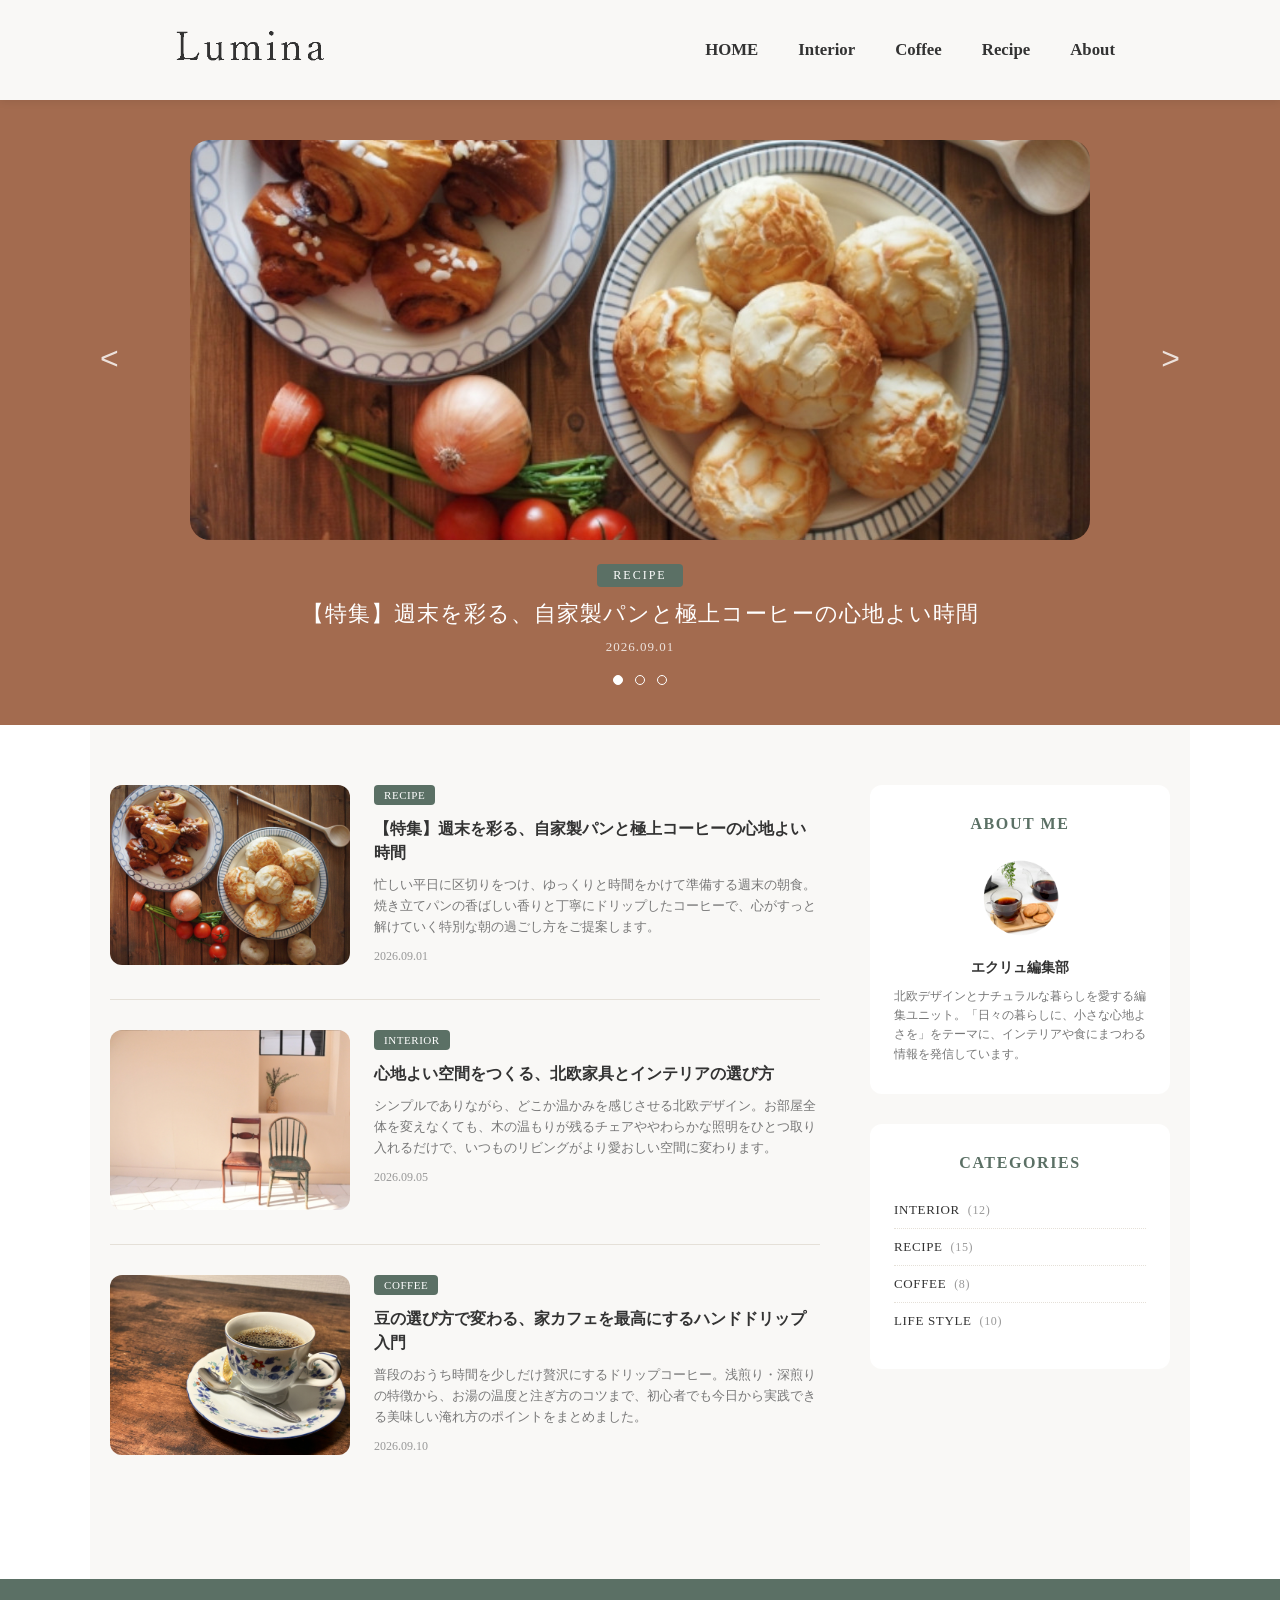
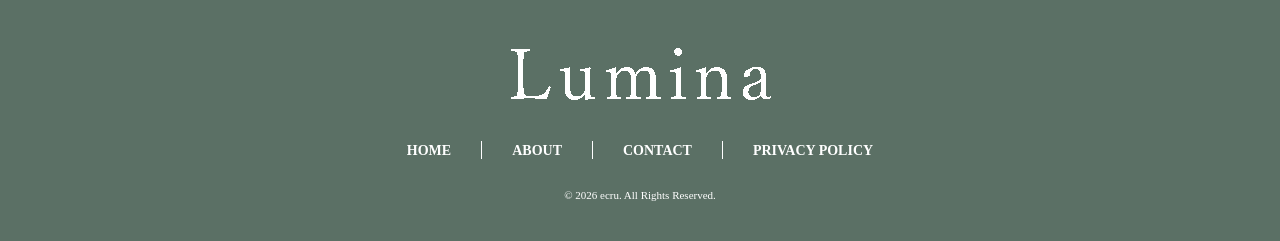
<file: index.html>
<!DOCTYPE html>
<html lang="ja">
<head>
    <meta charset="UTF-8">
    <meta name="viewport" content="width=device-width, initial-scale=1.0">
    <title>Lumina</title>
    <link rel="stylesheet" href="css/style.css">
</head>
<body>

    <!-- =========================================
        ヘッダー
    ========================================== -->
    <header class="header">
        <div class="header__inner">
            <div class="header__logo">
                <a href="index.html">
                    <img src="img/logo.png" alt="Luminaロゴ">
                </a>
            </div>
            <nav class="header__nav">
                <ul class="header__list">
                    <li class="header__item">
                        <a href="index.html">
                            HOME
                        </a>
                    </li>
                    <li class="header__item">
                        <a href="archive.html?category=interior">
                            Interior
                        </a>
                    </li>
                    <li class="header__item">
                        <a href="archive.html?category=coffee">
                            Coffee
                        </a>
                    </li>
                    <li class="header__item">
                        <a href="archive.html?category=recipe">
                            Recipe
                        </a>
                    </li>
                    <li class="header__item">
                        <a href="about.html">
                            About
                        </a>
                    </li>
                </ul>
            </nav>

            <button type="button" class="header__hamburger" aria-label="メニューを開く">
                <span></span>
                <span></span>
                <span></span>
            </button>
        </div>
    </header>

    <!-- =========================================
        メインビジュアル
    ========================================== -->
    <!-- メインビジュアル（カルーセルスライダーエリア） -->
    <section class="top-mv">
        <div class="top-mv__inner l-inner">
    
            <!-- スライダー本体の枠 -->
            <div class="top-mv__slider">
      
                <!-- スライド1枚目 -->
                <div class="top-mv__slide is-active">
                    <div class="top-mv__media">
                        <img src="img/top-mv1.jpg" alt="自家製パンと極上コーヒー">
                    </div>
                    <div class="top-mv__content">
                        <span class="top-mv__category">
                            RECIPE
                        </span>
                        <h2 class="top-mv__title">
                            【特集】週末を彩る、自家製パンと極上コーヒーの心地よい時間
                        </h2>
                        <time class="top-mv__date" datetime="2026-09-01">
                            2026.09.01
                        </time>
                    </div>
                </div>

                <!-- スライド2枚目 -->
                <div class="top-mv__slide">
                    <div class="top-mv__media">
                        <img src="img/top-mv2.jpg" alt="心地よい空間をつくる北欧家具">
                    </div>
                    <div class="top-mv__content">
                        <span class="top-mv__category">
                            INTERIOR
                        </span>
                        <h2 class="top-mv__title">
                            心地よい空間をつくる、北欧家具とインテリアの選び方
                        </h2>
                        <time class="top-mv__date" datetime="2026-09-05">
                            2026.09.05
                        </time>
                    </div>
                </div>

                <!-- スライド3枚目 -->
                <div class="top-mv__slide">
                    <div class="top-mv__media">
                        <img src="img/top-mv3.jpg" alt="こだわりの淹れ方で楽しむ朝の一杯">
                    </div>
                    <div class="top-mv__content">
                        <span class="top-mv__category">
                            COFFEE
                        </span>
                        <h2 class="top-mv__title">
                            こだわりの淹れ方で楽しむ、極上の朝の一杯
                        </h2>
                        <time class="top-mv__date" datetime="2026-09-10">
                            2026.09.10
                        </time>
                    </div>
                </div>

            </div>

            <!-- 左右矢印ボタン -->
            <button class="top-mv__btn top-mv__btn--prev" aria-label="前へ">
                &lt;
            </button>
            <button class="top-mv__btn top-mv__btn--next" aria-label="次へ">
                &gt;
            </button>

            <!-- ドットインジケーター -->
            <div class="top-mv__dots">
                <span class="top-mv__dot is-active"></span>
                <span class="top-mv__dot"></span>
                <span class="top-mv__dot"></span>
            </div>

        </div>
    </section>

    <!-- =========================================
        メインコンテンツ
    ========================================== -->
    <div class="top-content l-section">
  
        <!-- 左側：新着記事一覧 -->
        <main class="top-content__main">

            <!-- 1件目の記事カード -->
            <a href="article.html" class="top-content__card u-fade">
                <div class="top-content__image-wrapper">
                    <img src="img/top-main1.jpg" alt="自家製パンと極上コーヒー" class="top-content__image">
                </div>
                <div class="top-content__body">
                    <span class="top-content__category">
                        RECIPE
                    </span>
                    <h2 class="top-content__title">
                        【特集】週末を彩る、自家製パンと極上コーヒーの心地よい時間
                    </h2>
                    <p class="top-content__excerpt">
                        忙しい平日に区切りをつけ、ゆっくりと時間をかけて準備する週末の朝食。焼き立てパンの香ばしい香りと丁寧にドリップしたコーヒーで、心がすっと解けていく特別な朝の過ごし方をご提案します。
                    </p>
                    <time class="top-content__date" datetime="2026-09-01">
                        2026.09.01
                    </time>
                </div>
            </a>

            <!-- 記事2：INTERIOR -->
            <a href="interior.html" class="top-content__card u-fade">
                <div class="top-content__image-wrapper">
                    <img src="img/top-main2.jpg" alt="北欧家具とインテリア" class="top-content__image">
                </div>
                <div class="top-content__body">
                    <span class="top-content__category">
                        INTERIOR
                    </span>
                    <h2 class="top-content__title">
                        心地よい空間をつくる、北欧家具とインテリアの選び方
                    </h2>
                    <p class="top-content__excerpt">
                        シンプルでありながら、どこか温かみを感じさせる北欧デザイン。お部屋全体を変えなくても、木の温もりが残るチェアややわらかな照明をひとつ取り入れるだけで、いつものリビングがより愛おしい空間に変わります。
                    </p>
                    <time class="top-content__date" datetime="2026-09-05">
                        2026.09.05
                    </time>
                </div>
            </a>

            <!-- 記事3：COFFEE -->
            <a href="coffee.html" class="top-content__card u-fade">
                <div class="top-content__image-wrapper">
                    <img src="img/top-main3.jpg" alt="極上コーヒー" class="top-content__image">
                </div>
                <div class="top-content__body">
                    <span class="top-content__category">
                        COFFEE
                    </span>
                    <h2 class="top-content__title">
                        豆の選び方で変わる、家カフェを最高にするハンドドリップ入門
                    </h2>
                    <p class="top-content__excerpt">
                        普段のおうち時間を少しだけ贅沢にするドリップコーヒー。浅煎り・深煎りの特徴から、お湯の温度と注ぎ方のコツまで、初心者でも今日から実践できる美味しい淹れ方のポイントをまとめました。
                    </p>
                    <time class="top-content__date" datetime="2026-09-10">
                        2026.09.10
                    </time>
                </div>
            </a>

        </main>

        <!-- 右側：共通サイドバー -->
        <aside class="sidebar">

            <!-- ウィジェット1：ABOUT ME -->
            <div class="sidebar-widget">
                <h3 class="sidebar-widget__title">
                    ABOUT ME
                </h3>
                <div class="sidebar-widget__profile">
                    <img src="img/profile.png" alt="エクリュ編集部" class="sidebar-widget__avatar">
                    <p class="sidebar-widget__name">
                        エクリュ編集部
                    </p>
                    <p class="sidebar-widget__text">
                        北欧デザインとナチュラルな暮らしを愛する編集ユニット。「日々の暮らしに、小さな心地よさを」をテーマに、インテリアや食にまつわる情報を発信しています。
                    </p>
                </div>
            </div>

            <!-- ウィジェット2：CATEGORIES -->
            <div class="sidebar-widget">
                <h3 class="sidebar-widget__title">
                    CATEGORIES
                </h3>
                <ul class="sidebar-widget__list">
                    <li class="sidebar-widget__item">
                        <a href="#" class="sidebar-widget__link">
                            INTERIOR <span class="sidebar-widget__count">(12)</span>
                        </a>
                    </li>
                    <li class="sidebar-widget__item">
                        <a href="#" class="sidebar-widget__link">
                            RECIPE <span class="sidebar-widget__count">(15)</span>
                        </a>
                    </li>
                    <li class="sidebar-widget__item">
                        <a href="#" class="sidebar-widget__link">
                            COFFEE <span class="sidebar-widget__count">(8)</span>
                        </a>
                    </li>
                    <li class="sidebar-widget__item">
                        <a href="#" class="sidebar-widget__link">
                            LIFE STYLE <span class="sidebar-widget__count">(10)</span>
                        </a>
                    </li>
                </ul>
            </div>
        </aside>
    </div>

    <!-- =========================================
        フッター
    ========================================== -->
    <footer class="footer">
        <div class="footer-inner">
            <div class="footer-imgbox">
                <img src="img/logo2.png" alt="Luminaロゴ">
            </div>

            <nav class="footer-nav">
                <ul class="footer-list">
                    <li class="footer-item">
                        <a href="#">HOME</a>
                    </li>
                    <li class="footer-item">
                        <a href="about.html">
                            ABOUT
                        </a>
                    </li>
                    <li class="footer-item">
                        <a href="contact.html">
                            CONTACT
                        </a>
                    </li>
                    <li class="footer-item">
                        <a href="privacy.html">
                            PRIVACY POLICY
                        </a>
                    </li>
                </ul>
            </nav>

            <p class="footer-copyrights">
                &copy; 2026 ecru. All Rights Reserved.
            </p>

        </div>
    </footer>

    <script src="js/main.js"></script>

</body>
</html>
</file>
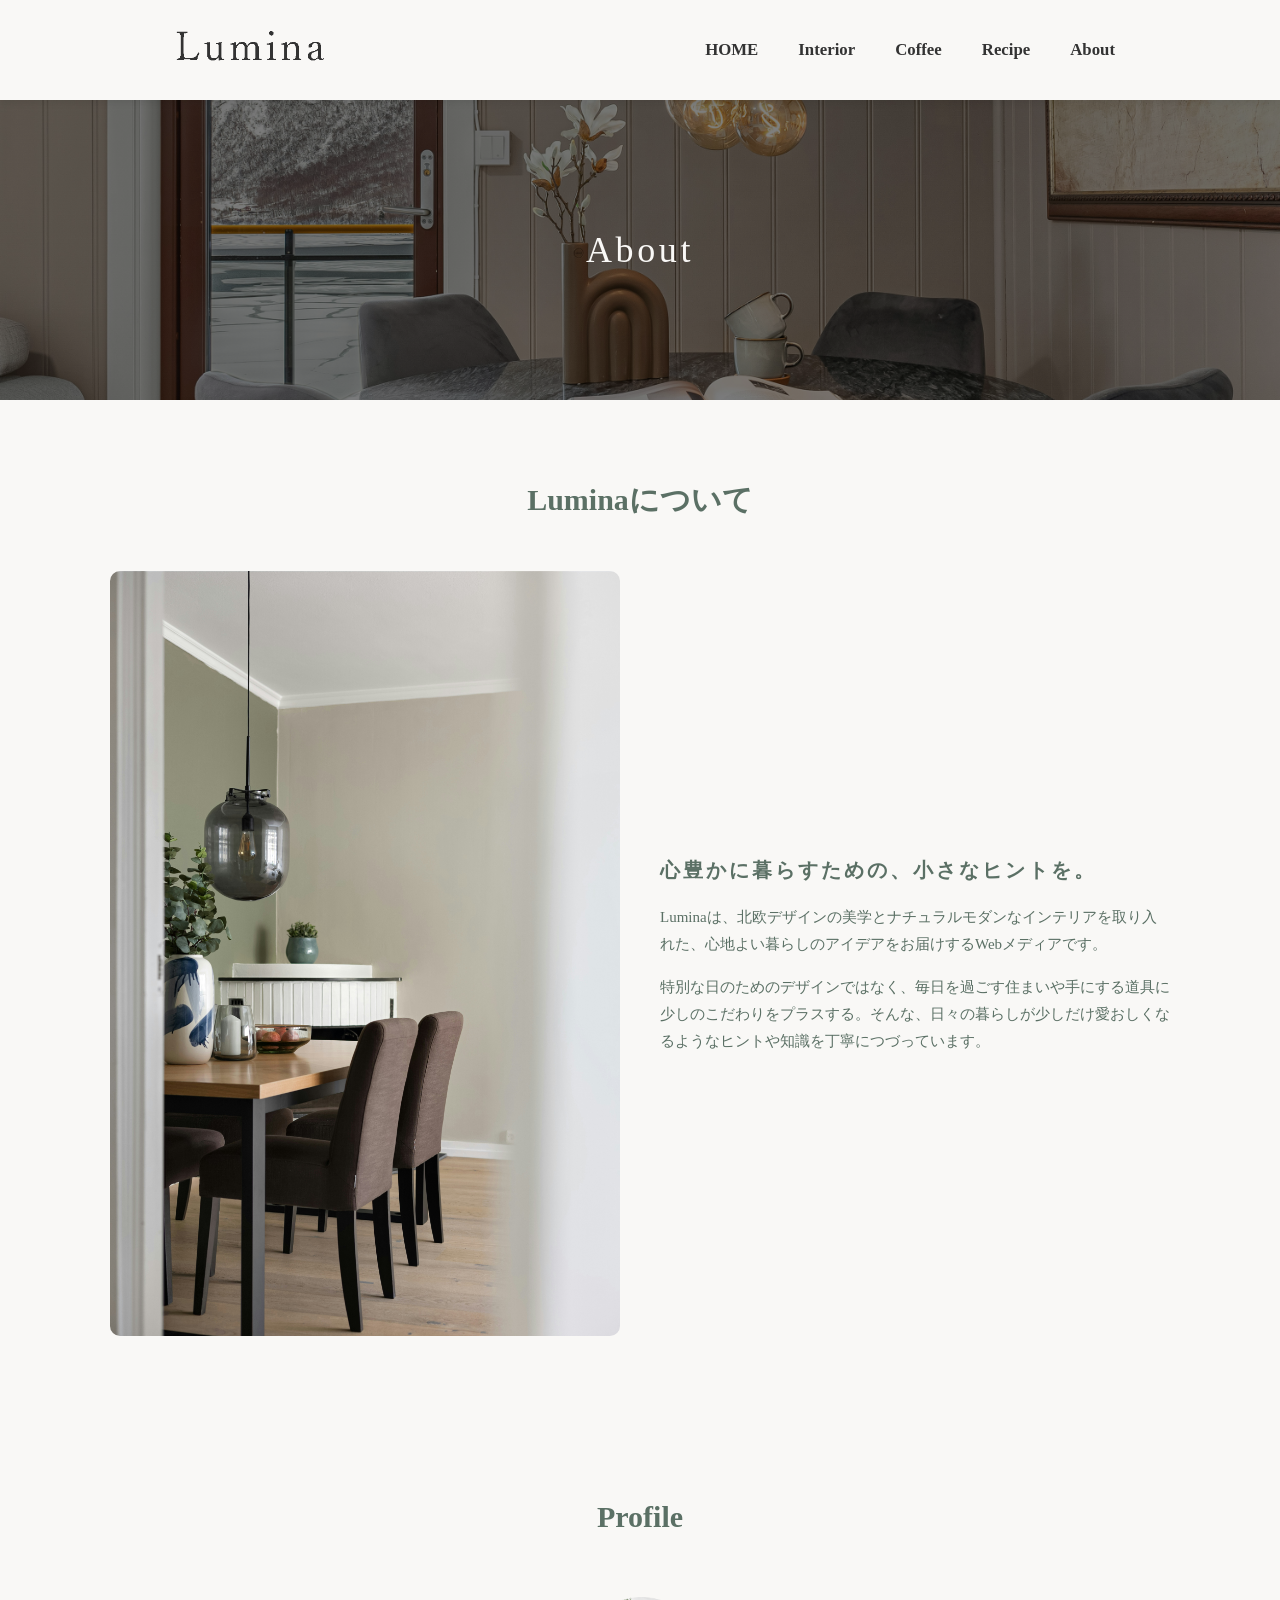
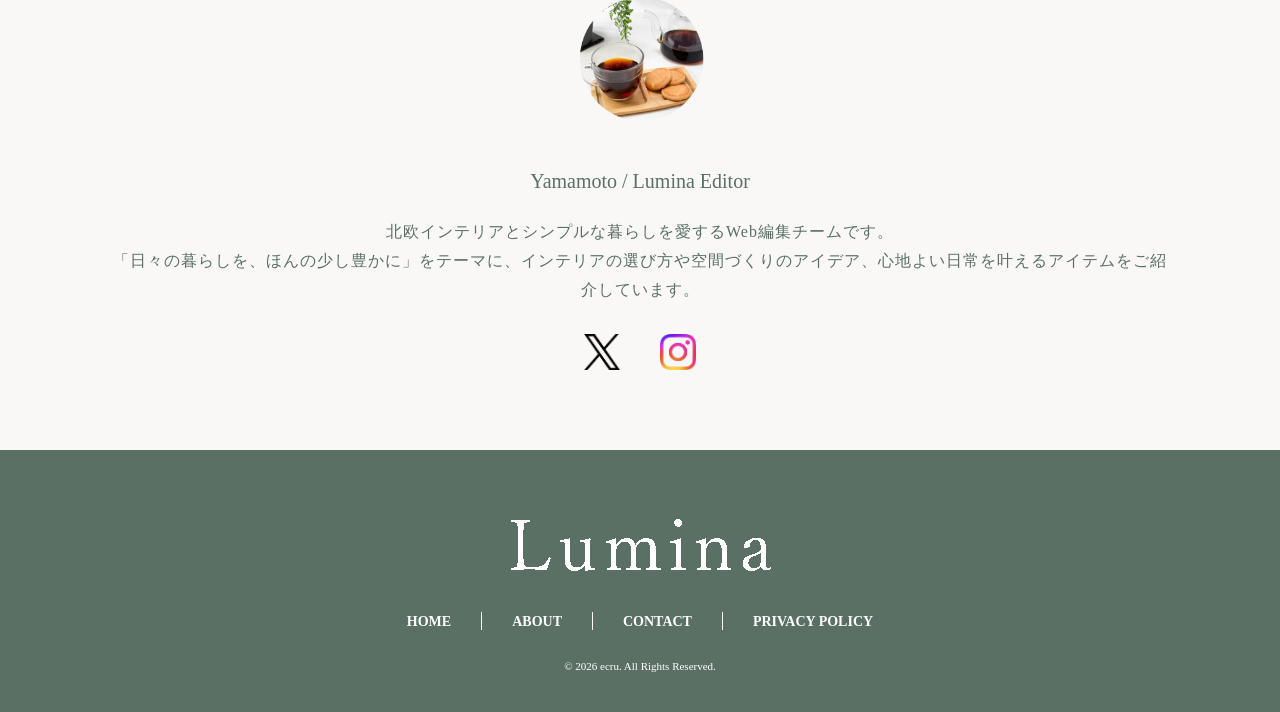
<file: about.html>
<!DOCTYPE html>
<html lang="ja">
<head>
    <meta charset="UTF-8">
    <meta name="viewport" content="width=device-width, initial-scale=1.0">
    <title>Lumina</title>
    <link rel="stylesheet" href="css/style.css">
</head>
<body>

    <!-- =========================================
        ヘッダー
    ========================================== -->
    <header class="header">
        <div class="header__inner">
            <div class="header__logo">
                <a href="index.html">
                    <img src="img/logo.png" alt="Luminaロゴ">
                </a>
            </div>
            <nav class="header__nav">
                <ul class="header__list">
                    <li class="header__item">
                        <a href="index.html">
                            HOME
                        </a>
                    </li>
                    <li class="header__item">
                        <a href="archive.html?category=interior">
                            Interior
                        </a>
                    </li>
                    <li class="header__item">
                        <a href="archive.html?category=coffee">
                            Coffee
                        </a>
                    </li>
                    <li class="header__item">
                        <a href="archive.html?category=recipe">
                            Recipe
                        </a>
                    </li>
                    <li class="header__item">
                        <a href="about.html">
                            About
                        </a>
                    </li>
                </ul>
            </nav>

            <button type="button" class="header__hamburger" aria-label="メニューを開く">
                <span></span>
                <span></span>
                <span></span>
            </button>
        </div>
    </header>

    <main>

        <!-- =========================================
            メインビジュアル
        ========================================== -->
        <section class="about-mv page-mv">
            <div class="page-mv__inner">
                <h1 class="page-mv__title">
                    About
                </h1>
            </div>
        </section>

        <!-- =========================================
            コンセプトセクション
        ========================================== -->
        <section class="about-concept l-section">
            <div class="about-concept__inner l-inner">
                <h2 class="about-concept__title c-sectiontitle">
                    Luminaについて
                </h2>
                <div class="about-concept__content">
                    <div class="about-concept__imgbox">
                        <img src="img/about-concept.jpg" alt="北欧風インテリア">
                    </div>
                    <div class="about-concept__body">
                        <h3 class="about-concept__sub">
                            心豊かに暮らすための、小さなヒントを。
                        </h3>
                        <p class="about-concept__text c-text">
                            Luminaは、北欧デザインの美学とナチュラルモダンなインテリアを取り入れた、心地よい暮らしのアイデアをお届けするWebメディアです。
                        </p>
                        <p class="about-concept__text c-text">
                            特別な日のためのデザインではなく、毎日を過ごす住まいや手にする道具に少しのこだわりをプラスする。そんな、日々の暮らしが少しだけ愛おしくなるようなヒントや知識を丁寧につづっています。
                        </p>
                    </div>
                </div>
            </div>
        </section>

        <!-- =========================================
            プロフィールセクション
        ========================================== -->
        <section class="about-profile l-section">
            <div class="about-profile__inner l-inner">
                <h2 class="about-profile__title c-sectiontitle">
                    Profile
                </h2>

                <div class="about-profile__icon">
                    <img src="img/profile.png" alt="プロフィール画像">
                </div>

                <p class="about-profile__name">
                    Yamamoto / Lumina Editor
                </p>

                <p class="about-profile__text">
                    北欧インテリアとシンプルな暮らしを愛するWeb編集チームです。<br>
                    「日々の暮らしを、ほんの少し豊かに」をテーマに、インテリアの選び方や空間づくりのアイデア、心地よい日常を叶えるアイテムをご紹介しています。
                </p>

                <div class="about-profile__logobox">
                    <a href="#" aria-label="X" class="u-fade">
                        <img src="img/logo-black.png" alt="Xロゴ">
                    </a>
                    <a href="#" aria-label="Instagram" class="u-fade">
                        <img src="img/Instagram_Glyph_Gradient.png" alt="インスタロゴ">
                    </a>
                </div>
            </div>
        </section>

    </main>

    <!-- =========================================
        フッター
    ========================================== -->
    <footer class="footer">
        <div class="footer-inner">
            <div class="footer-imgbox">
                <img src="img/logo2.png" alt="Luminaロゴ">
            </div>

            <nav class="footer-nav">
                <ul class="footer-list">
                    <li class="footer-item">
                        <a href="#">HOME</a>
                    </li>
                    <li class="footer-item">
                        <a href="about.html">
                            ABOUT
                        </a>
                    </li>
                    <li class="footer-item">
                        <a href="contact.html">
                            CONTACT
                        </a>
                    </li>
                    <li class="footer-item">
                        <a href="privacy.html">
                            PRIVACY POLICY
                        </a>
                    </li>
                </ul>
            </nav>

            <p class="footer-copyrights">
                &copy; 2026 ecru. All Rights Reserved.
            </p>

        </div>
    </footer>

    <script src="js/main.js"></script>

</body>
</html>
</file>
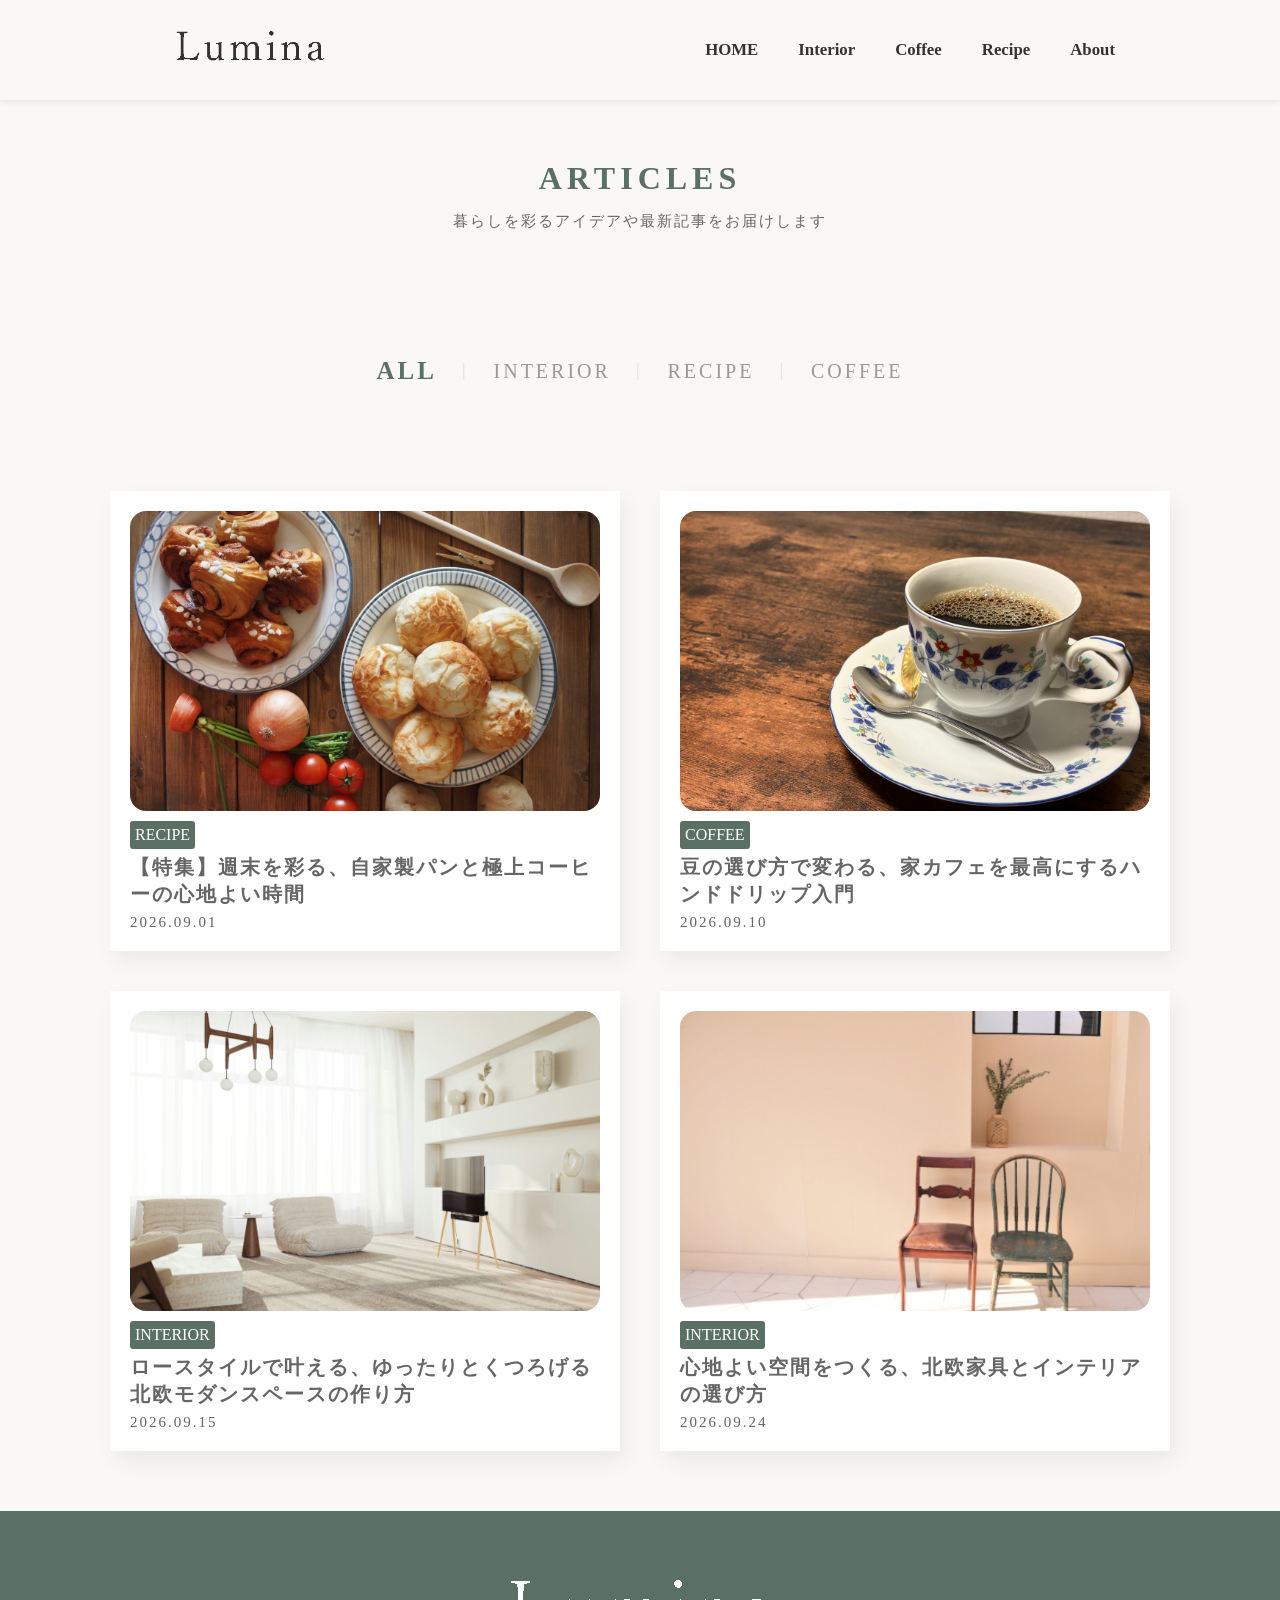
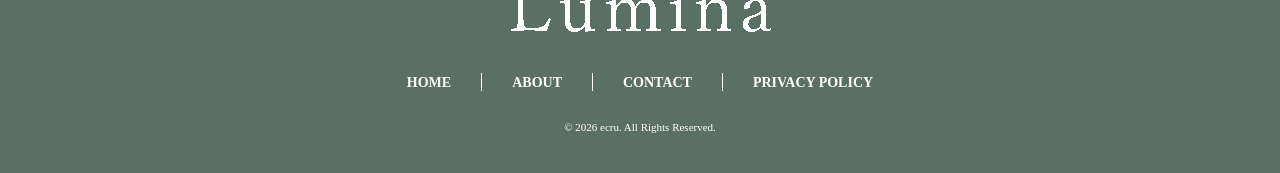
<file: archive.html>
<!DOCTYPE html>
<html lang="ja">
<head>
    <meta charset="UTF-8">
    <meta name="viewport" content="width=device-width, initial-scale=1.0">
    <title>Lumina</title>
    <link rel="stylesheet" href="css/style.css">
</head>
<body>

    <header class="header">
        <div class="header__inner">
            <div class="header__logo">
                <a href="index.html">
                    <img src="img/logo.png" alt="Luminaロゴ">
                </a>
            </div>
            <nav class="header__nav">
                <ul class="header__list">
                    <li class="header__item">
                        <a href="index.html">
                            HOME
                        </a>
                    </li>
                    <li class="header__item">
                        <a href="archive.html?category=interior">
                            Interior
                        </a>
                    </li>
                    <li class="header__item">
                        <a href="archive.html?category=coffee">
                            Coffee
                        </a>
                    </li>
                    <li class="header__item">
                        <a href="archive.html?category=recipe">
                            Recipe
                        </a>
                    </li>
                    <li class="header__item">
                        <a href="about.html">
                            About
                        </a>
                    </li>
                </ul>
            </nav>

            <button type="button" class="header__hamburger" aria-label="メニューを開く">
                <span></span>
                <span></span>
                <span></span>
            </button>
        </div>
    </header>

    <!-- =========================================
        ページタイトル
    ========================================== -->
    <main>

        <section class="archive-title l-section">
            <div class="archive-title__inner l-inner">
                <h1 class="archive-title__main c-title">
                    ARTICLES
                </h1>
                <p class="archive-title__sub">
                    暮らしを彩るアイデアや最新記事をお届けします
                </p>
            </div>
        </section>

        <!-- =========================================
            カテゴリーフィルター
        ========================================== -->
        <section class="archive-category l-section">

            <div class="archive-category__inner l-inner">
                <ul class="archive-category__list">
                    <li class="archive-category__item">
                        <a href="#" class="archive-category__button" data-filter="all">
                            ALL
                        </a>
                    </li>
                    <li class="archive-category__item">
                        <a href="#" class="archive-category__button" data-filter="interior">
                            INTERIOR
                        </a>
                    </li>
                    <li class="archive-category__item">
                        <a href="#" class="archive-category__button" data-filter="recipe">
                            RECIPE
                        </a>
                    </li>
                    <li class="archive-category__item">
                        <a href="#" class="archive-category__button" data-filter="coffee">
                            COFFEE
                        </a>
                    </li>
                </ul>
            </div>

        </section>

    <!-- =========================================
        記事一覧
    ========================================== -->
    <section class="archive-catalog l-section">
        <div class="archive-catalog__inner l-inner">
            <div class="archive-catalog__cardbox">

                <!-- 1枚目 -->
                <article class="archive-catalog__card c-card" data-category="recipe">
                    <a href="#" class="archive-catalog__link">
                        <div class="archive-catalog__img c-cardimg">
                            <img src="img/top-main1.jpg" alt="自家製パンと極上コーヒー">
                        </div>
                        <div class="archive-catalog__content">
                            <span class="archive-catalog__tag">
                                RECIPE
                            </span>
                            <h2 class="archive-catalog__title">
                                【特集】週末を彩る、自家製パンと極上コーヒーの心地よい時間
                            </h2>
                            <time datetime="2026-09-01" class="archive-catalog__time">
                                2026.09.01
                            </time>
                        </div>
                    </a>
                </article>

                <!-- 2枚目 -->
                <article class="archive-catalog__card c-card" data-category="coffee">
                    <a href="#" class="archive-catalog__link">
                        <div class="archive-catalog__img c-cardimg">
                            <img src="img/top-main3.jpg" alt="ハンドドリップ入門">
                        </div>
                        <div class="archive-catalog__content">
                            <span class="archive-catalog__tag">
                                COFFEE
                            </span>
                            <h2 class="archive-catalog__title">
                                豆の選び方で変わる、家カフェを最高にするハンドドリップ入門
                            </h2>
                            <time datetime="2026-09-10" class="archive-catalog__time">
                                2026.09.10
                            </time>
                        </div>
                    </a>
                </article>

                <!-- 3枚目 -->
                <article class="archive-catalog__card c-card" data-category="interior">
                    <a href="#" class="archive-catalog__link">
                        <div class="archive-catalog__img c-cardimg">
                            <img src="img/top-main4.jpg" alt="北欧モダンスペースの作り方">
                        </div>
                        <div class="archive-catalog__content">
                            <span class="archive-catalog__tag">
                                INTERIOR
                            </span>
                            <h2 class="archive-catalog__title">
                                ロースタイルで叶える、ゆったりとくつろげる北欧モダンスペースの作り方
                            </h2>
                            <time datetime="2026-09-15" class="archive-catalog__time">
                                2026.09.15
                            </time>
                        </div>
                    </a>
                </article>

                <!-- 4枚目 -->
                <article class="archive-catalog__card c-card" data-category="interior">
                    <a href="article-interior.html" class="archive-catalog__link">
                        <div class="archive-catalog__img c-cardimg">
                            <img src="img/top-main2.jpg" alt="北欧家具とインテリアの選び方">
                        </div>
                        <div class="archive-catalog__content">
                            <span class="archive-catalog__tag">
                                INTERIOR
                            </span>
                            <h2 class="archive-catalog__title">
                                心地よい空間をつくる、北欧家具とインテリアの選び方
                            </h2>
                            <time datetime="2026-09-24" class="archive-catalog__time">
                                2026.09.24
                            </time>
                        </div>
                    </a>
                </article>
            </div>
        </div>
    </section>

    </main>

    <!-- =========================================
        フッター
    ========================================== -->
    <footer class="footer">
        <div class="footer-inner">
            <div class="footer-imgbox">
                <img src="img/logo2.png" alt="Luminaロゴ">
            </div>

            <nav class="footer-nav">
                <ul class="footer-list">
                    <li class="footer-item">
                        <a href="#">HOME</a>
                    </li>
                    <li class="footer-item">
                        <a href="about.html">
                            ABOUT
                        </a>
                    </li>
                    <li class="footer-item">
                        <a href="contact.html">
                            CONTACT
                        </a>
                    </li>
                    <li class="footer-item">
                        <a href="privacy.html">
                            PRIVACY POLICY
                        </a>
                    </li>
                </ul>
            </nav>

            <p class="footer-copyrights">
                &copy; 2026 ecru. All Rights Reserved.
            </p>

        </div>
    </footer>

    <script src="js/main.js"></script>

</body>
</html>
</file>
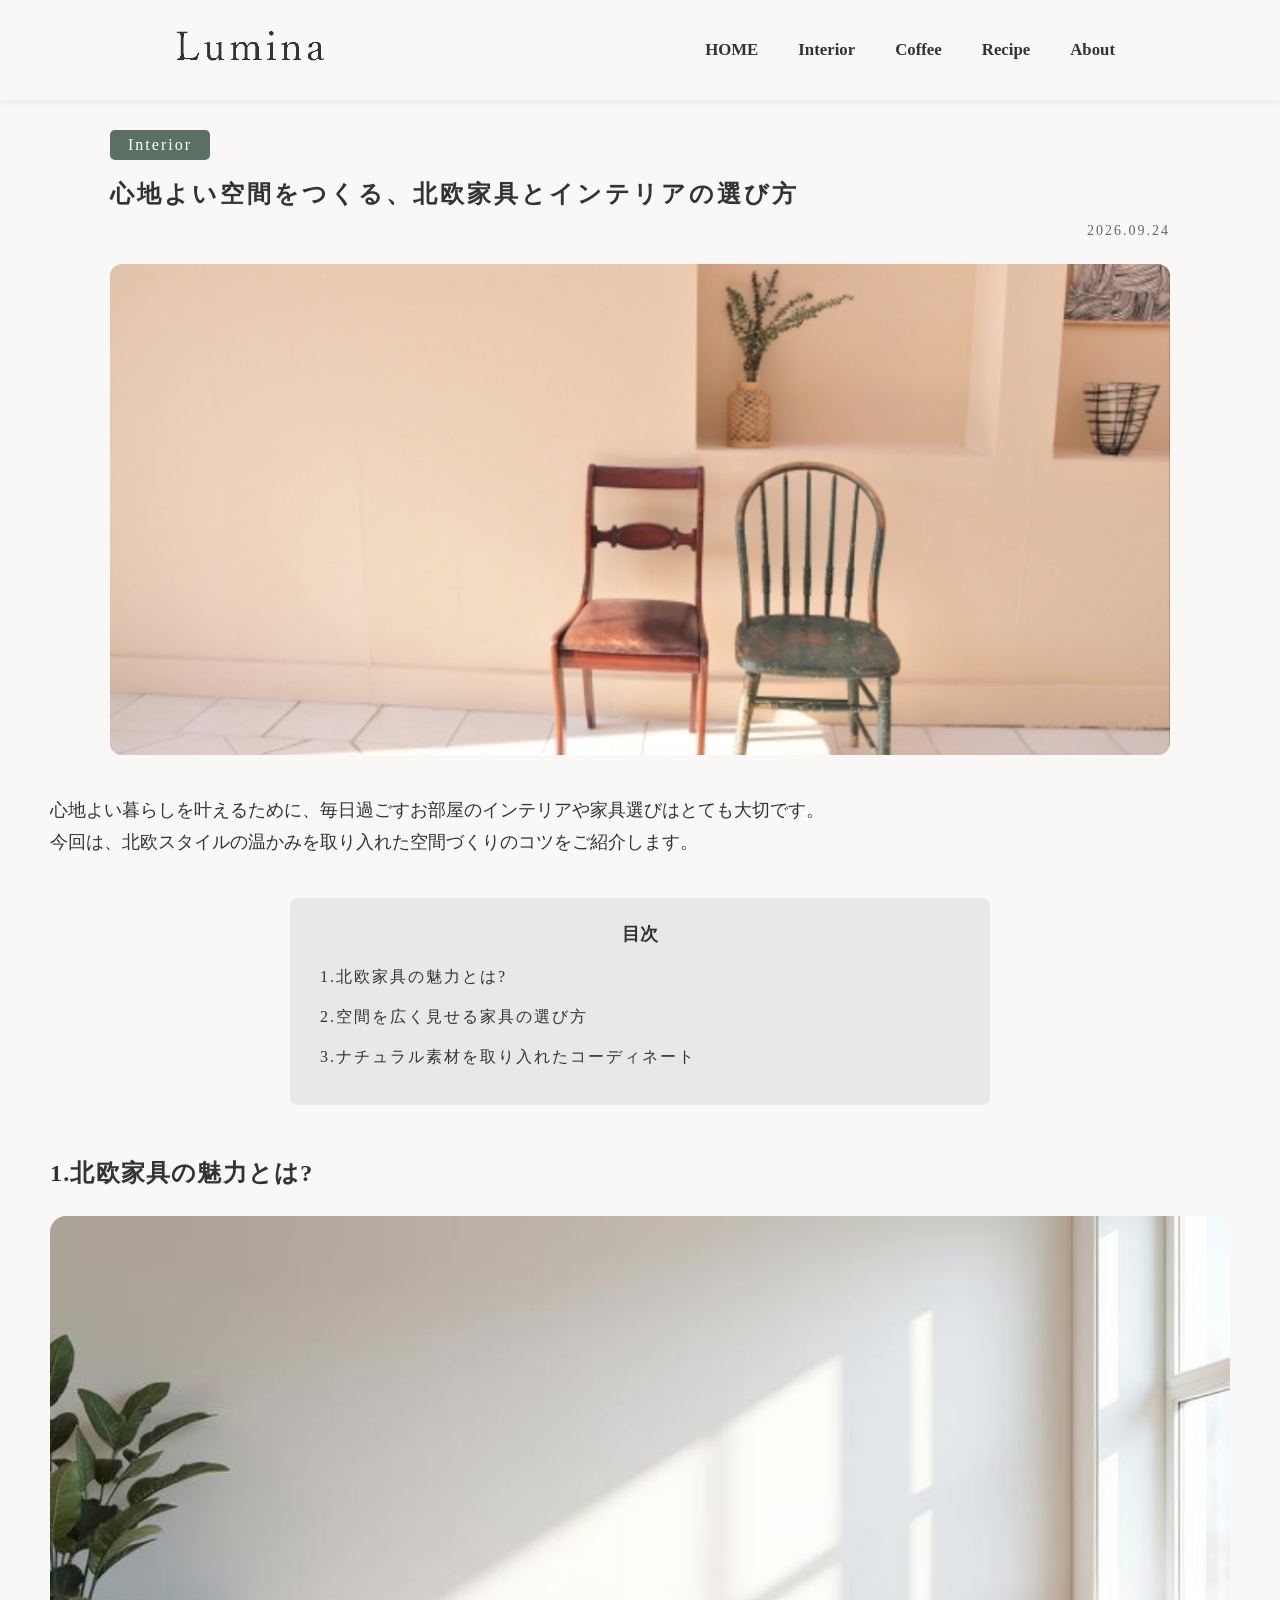
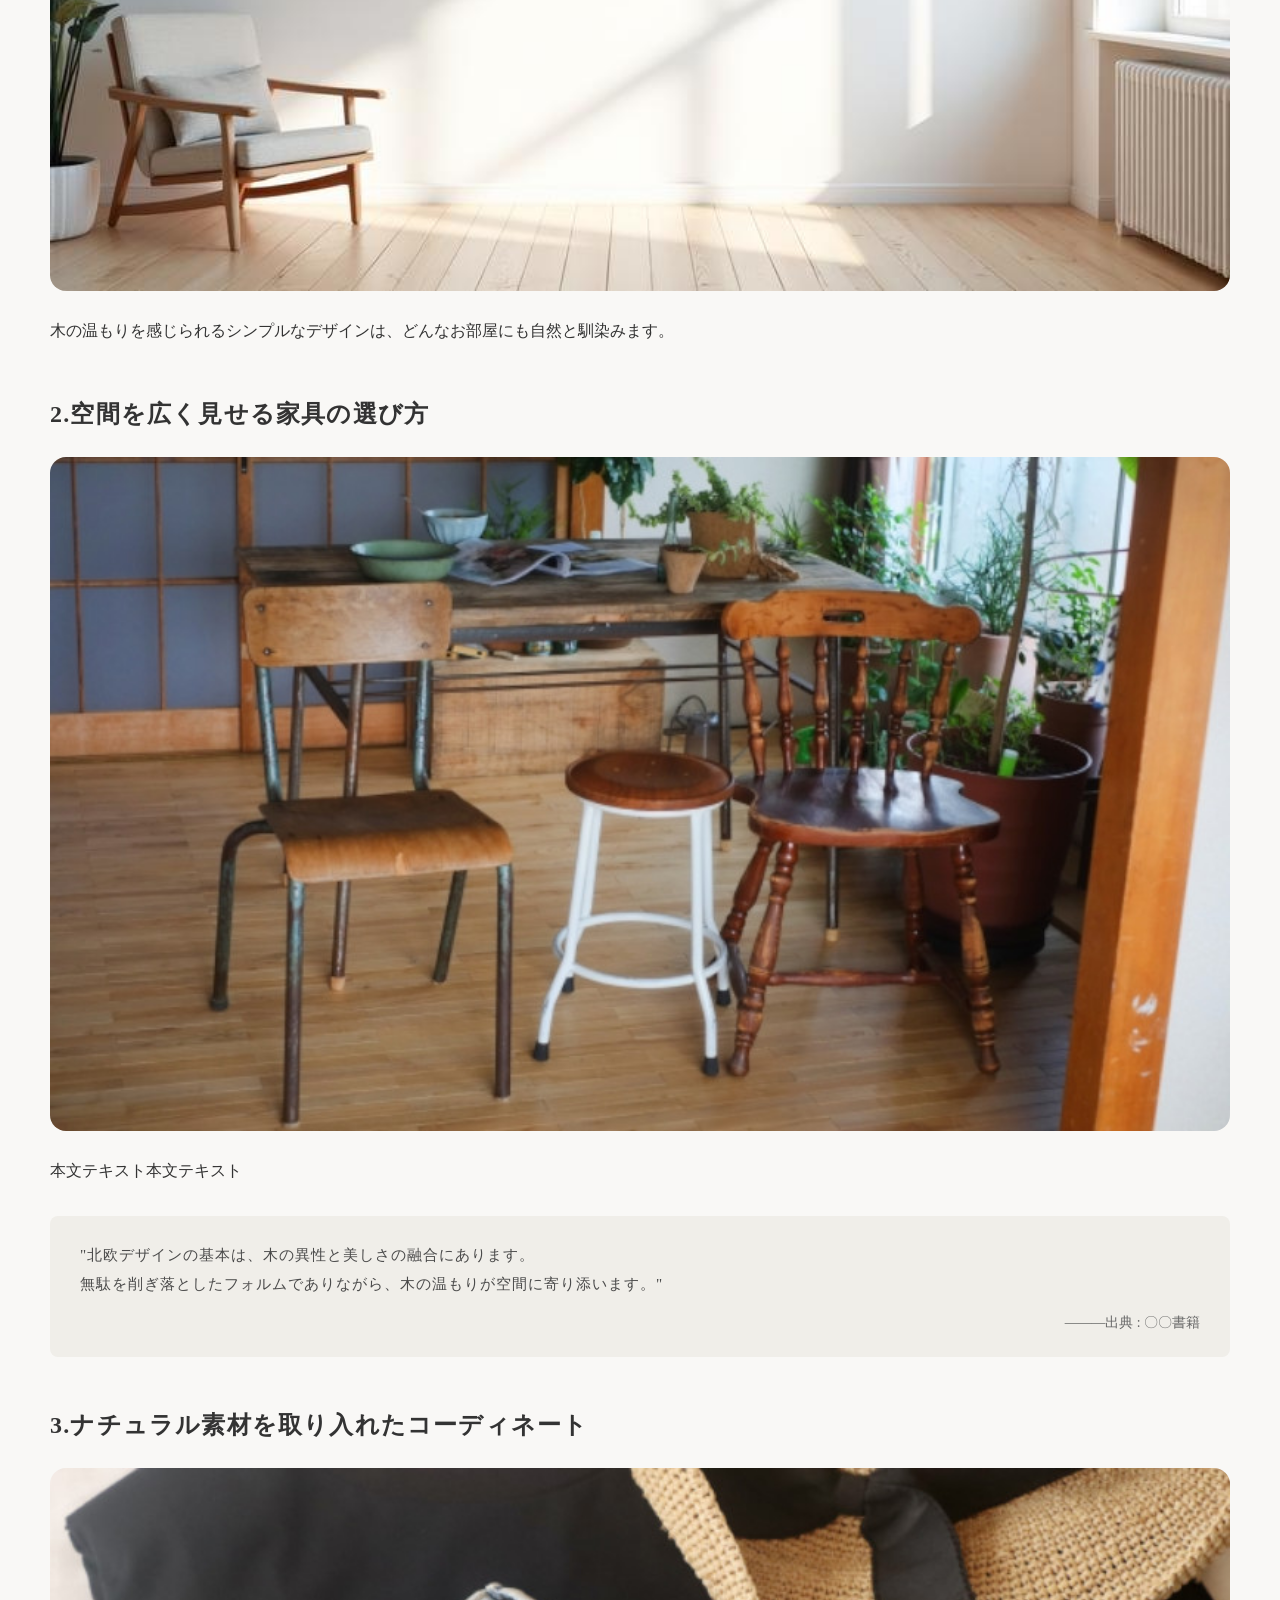
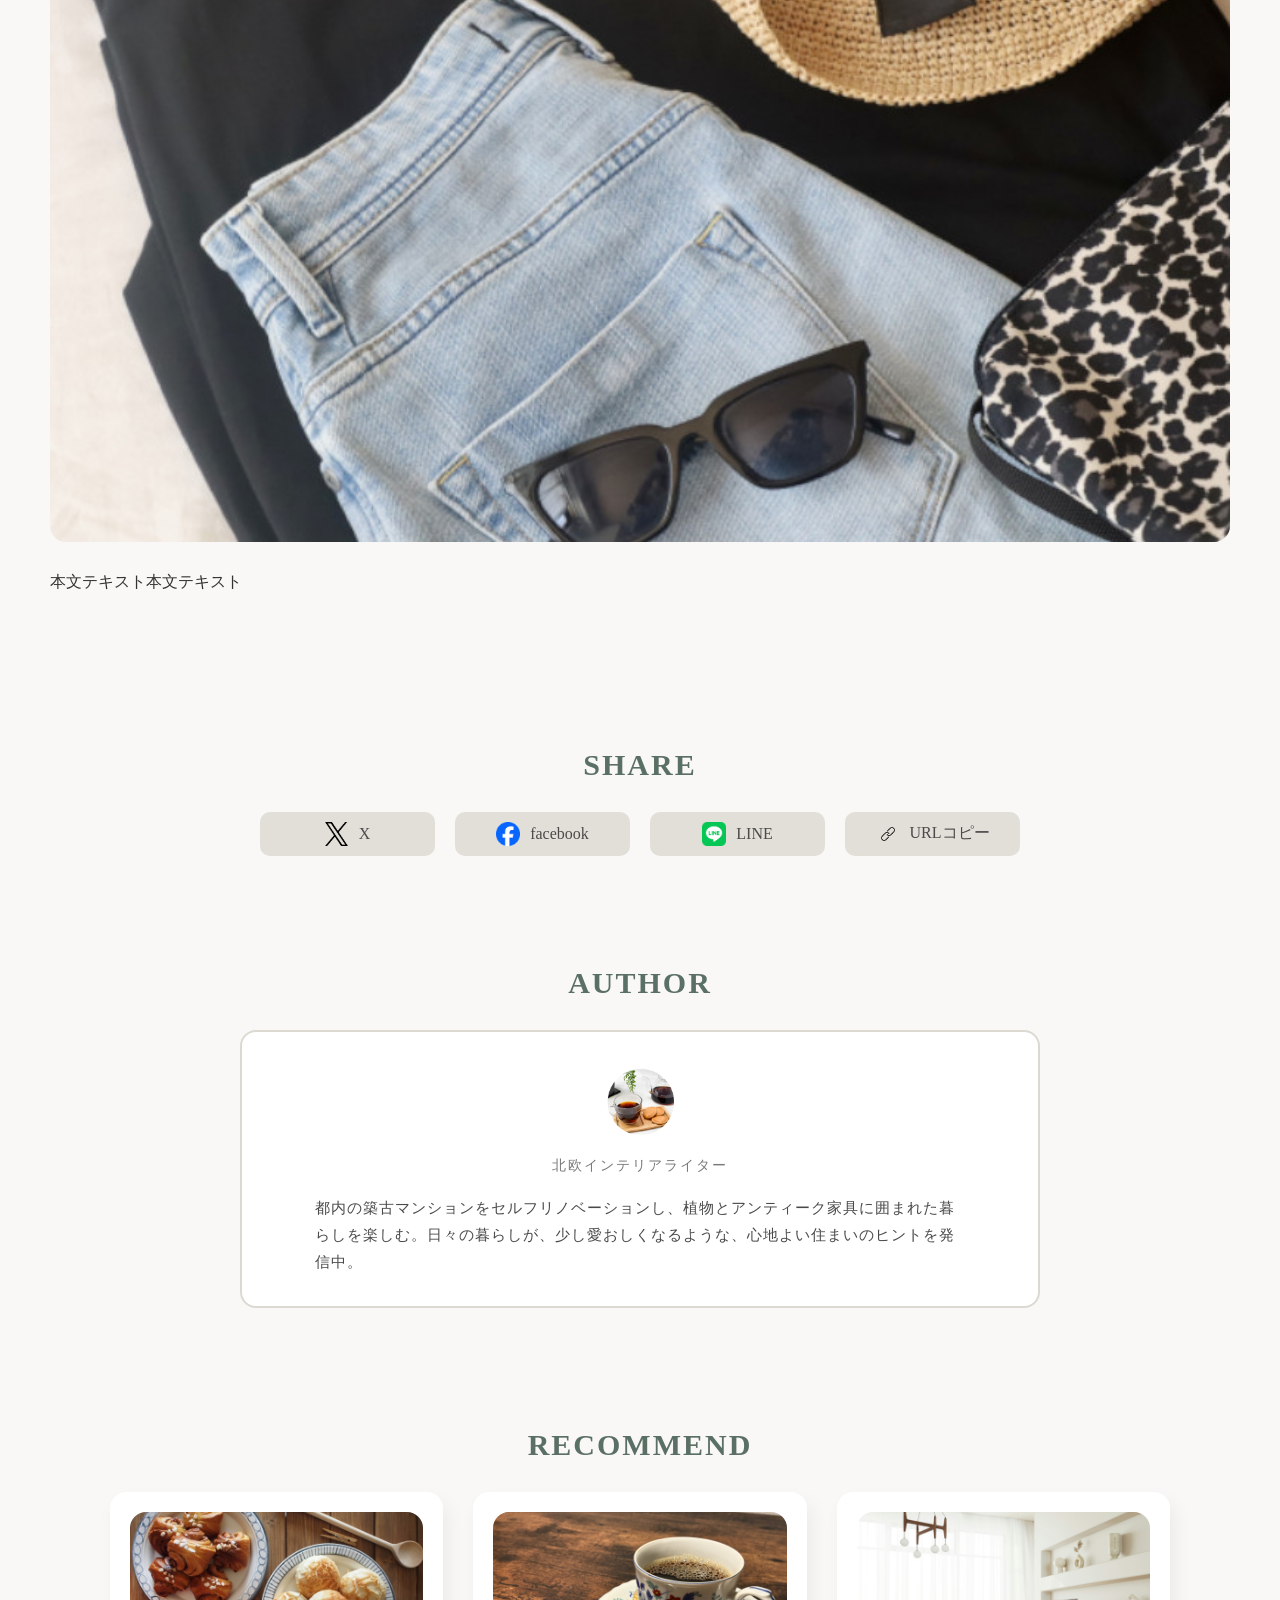
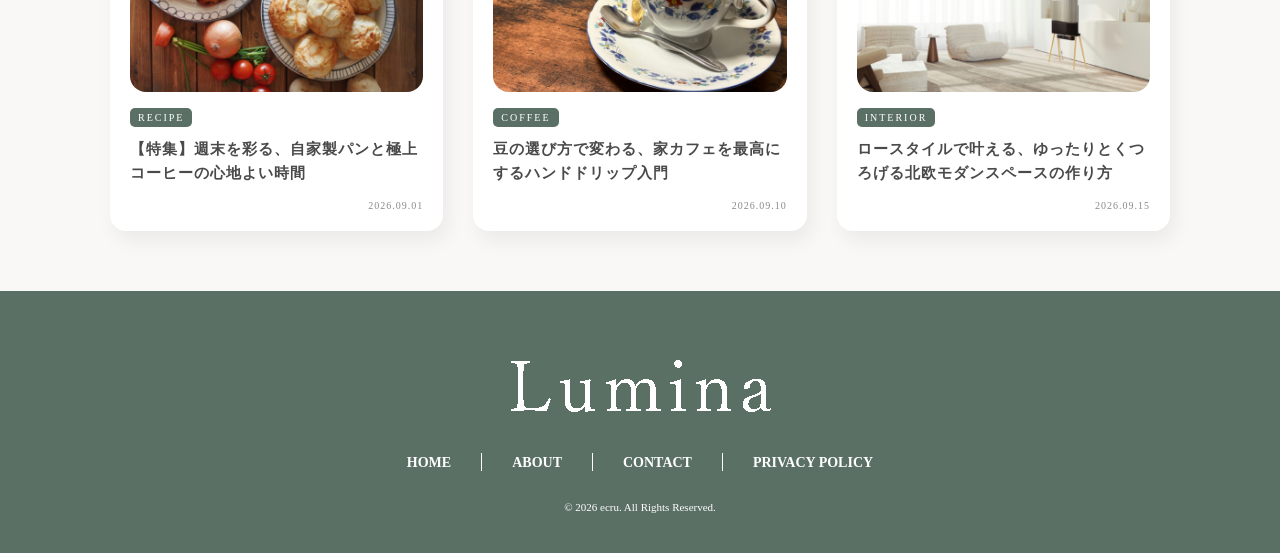
<file: article-interior.html>
<!DOCTYPE html>
<html lang="ja">
<head>
    <meta charset="UTF-8">
    <meta name="viewport" content="width=device-width, initial-scale=1.0">
    <title>Lumina</title>
    <link rel="stylesheet" href="css/style.css">
</head>
<body>

    <header class="header">
        <div class="header__inner">
            <div class="header__logo">
                <a href="index.html">
                    <img src="img/logo.png" alt="Luminaロゴ">
                </a>
            </div>
            <nav class="header__nav">
                <ul class="header__list">
                    <li class="header__item">
                        <a href="index.html">
                            HOME
                        </a>
                    </li>
                    <li class="header__item">
                        <a href="archive.html?category=interior">
                            Interior
                        </a>
                    </li>
                    <li class="header__item">
                        <a href="archive.html?category=coffee">
                            Coffee
                        </a>
                    </li>
                    <li class="header__item">
                        <a href="archive.html?category=recipe">
                            Recipe
                        </a>
                    </li>
                    <li class="header__item">
                        <a href="about.html">
                            About
                        </a>
                    </li>
                </ul>
            </nav>

            <button type="button" class="header__hamburger" aria-label="メニューを開く">
                <span></span>
                <span></span>
                <span></span>
            </button>
        </div>
    </header>

    <!-- =========================================
        記事
    ========================================== -->
    <main>
        <article class="article">

            <!-- =========================================
                記事ヘッダー
            ========================================== -->
            <header class="article-header l-section">
                <div class="article-header__inner l-inner">
                    <div class="article-header__titlebox">
                        <span class="article-header__tag">
                            Interior
                        </span>
                        <h1 class="article-header__title c-subtitle">
                            心地よい空間をつくる、北欧家具とインテリアの選び方
                        </h1>
                        <time class="article-header__date" datetime="2026-09-24">
                            2026.09.24
                        </time>
                    </div>
                    <div class="article-header__imgbox">
                        <img src="img/top-mv2.jpg" alt="北欧家具">
                    </div>
                </div>
            </header>

            <!-- =========================================
                記事本文
            ========================================== -->
            <div class="article-maintext l-section">
                <div class="article-maintext__inner">

                    <p class="article-maintext__lead">
                        心地よい暮らしを叶えるために、毎日過ごすお部屋のインテリアや家具選びはとても大切です。<br>
                        今回は、北欧スタイルの温かみを取り入れた空間づくりのコツをご紹介します。
                    </p>

                    <nav class="article-maintext__contents">
                        <p class="article-maintext__title">
                            目次
                        </p>
                        <ul class="article-maintext__list">
                            <li class="article-maintext__item">
                                <a href="#sec1" class="u-fade">
                                    1.北欧家具の魅力とは?
                                </a>
                            </li>
                            <li class="article-maintext__item">
                                <a href="#sec2" class="u-fade">
                                    2.空間を広く見せる家具の選び方
                                </a>
                            </li>
                            <li class="article-maintext__item">
                                <a href="#sec3" class="u-fade">
                                    3.ナチュラル素材を取り入れたコーディネート
                                </a>
                            </li>
                        </ul>
                    </nav>

                    <section id="sec1" class="article-maintext__section">
                        <h2 class="article-maintext__sub c-subtitle">
                            1.北欧家具の魅力とは?
                        </h2>
                        <figure class="article-maintext__imgbox">
                            <img src="img/article-img1.jpg" alt="北欧家具">
                        </figure>
                        <p class="article-maintext__sentence">
                            木の温もりを感じられるシンプルなデザインは、どんなお部屋にも自然と馴染みます。
                        </p>
                    </section>

                    <section id="sec2" class="article-maintext__section">
                        <h2 class="article-maintext__sub c-subtitle">
                            2.空間を広く見せる家具の選び方
                        </h2>
                        <figure class="article-maintext__imgbox">
                            <img src="img/article-img2.jpg" alt="北欧の椅子">
                        </figure>
                        <p class="article-maintext__sentence">
                            本文テキスト本文テキスト
                        </p>
                        <blockquote class="article-maintext__quote">
                            <p class="article-maintext__quotetext">
                                "北欧デザインの基本は、木の異性と美しさの融合にあります。<br>
                                無駄を削ぎ落としたフォルムでありながら、木の温もりが空間に寄り添います。"
                            </p>
                            <cite class="article-maintext__source">
                                ―――出典 : 〇〇書籍
                            </cite>
                        </blockquote>
                    </section>

                    <section id="sec3" class="article-maintext__section">
                        <h2 class="article-maintext__sub c-subtitle">
                            3.ナチュラル素材を取り入れたコーディネート
                        </h2>
                        <figure class="article-maintext__imgbox">
                            <img src="img/article-img3.jpg" alt="コーディネート">
                        </figure>
                        <p class="article-maintext__sentence">
                            本文テキスト本文テキスト
                        </p>
                    </section>

                </div>
            </div>

            <!-- =========================================
                SNSシェアエリア
            ========================================== -->
            <section class="article-share l-section">

                <div class="article-share__inner l-inner">
                    <h2 class="article-share__title c-sectiontitle">
                        SHARE
                    </h2>

                    <ul class="article-share__btnbox">
                        <li class="article-share__item">
                            <a href="#" class="article-share__btn">
                                <img src="img/logo-black.png" alt="Xロゴ" class="article-share__logo">
                                <span class="article-share__text">
                                    X
                                </span>
                            </a>
                        </li>
                        <li class="article-share__item">
                            <a href="#" class="article-share__btn">
                                <img src="img/Facebook_Logo_Primary.png" alt="facebookロゴ" class="article-share__logo">
                                <span class="article-share__text">
                                    facebook
                                </span>
                            </a>
                        </li>
                        <li class="article-share__item">
                            <a href="#" class="article-share__btn">
                                <img src="img/LINE_Brand_icon.png" alt="LINEロゴ" class="article-share__logo">
                                <span class="article-share__text">
                                    LINE
                                </span>
                            </a>
                        </li>
                        <li class="article-share__item">
                            <button type="button" class="article-share__btn">
                                <img src="img/link_copy.png" alt="リンクコピーロゴ" class="article-share__logo">
                                <span class="article-share__text">
                                    URLコピー
                                </span>
                            </button>
                        </li>
                    </ul>
                </div>

            </section>

            <!-- =========================================
                著者プロフィール
            ========================================== -->
            <section class="article-profile l-section">
                <div class="article-profile__inner l-inner">
                    <h2 class="article-profile__title c-sectiontitle">
                        AUTHOR
                    </h2>
                    <div class="article-profile__card">
                        <figure class="article-profile__img">
                            <img src="img/profile.png" alt="著者アイコン">
                        </figure>
                        <p class="article-profile__job">
                            北欧インテリアライター
                        </p>
                        <p class="article-profile__text">
                            都内の築古マンションをセルフリノベーションし、植物とアンティーク家具に囲まれた暮らしを楽しむ。日々の暮らしが、少し愛おしくなるような、心地よい住まいのヒントを発信中。
                        </p>
                    </div>
                </div>
            </section>

            <!-- =========================================
                関連記事
            ========================================== -->
            <section class="article-recommend l-section">
                <div class="article-recommend__inner l-inner">
                    <h2 class="article-recommend__title c-sectiontitle">
                        RECOMMEND
                    </h2>
                    <div class="article-recommend__box">

                        <!-- 1枚目 -->
                        <div class="article-recommend__card c-card">
                            <a href="#">
                                <div class="article-recommend__img c-cardimg">
                                    <img src="img/top-main1.jpg" alt="パンとコーヒー">
                                </div>
                                <div class="article-recommend__contents">
                                    <span class="article-recommend__tag">
                                        RECIPE
                                    </span>
                                    <h3 class="article-recommend__sub">
                                        【特集】週末を彩る、自家製パンと極上コーヒーの心地よい時間
                                    </h3>
                                    <time datetime="2026-09-01" class="article-recommend__time">
                                        2026.09.01
                                    </time>
                                </div>
                            </a>
                        </div>

                        <!-- 2枚目 -->
                        <div class="article-recommend__card c-card">
                            <a href="#">
                                <div class="article-recommend__img c-cardimg">
                                    <img src="img/top-main3.jpg" alt="ハンドドリップ入門">
                                </div>
                                <div class="article-recommend__contents">
                                    <span class="article-recommend__tag">
                                        COFFEE
                                    </span>
                                    <h3 class="article-recommend__sub">
                                        豆の選び方で変わる、家カフェを最高にするハンドドリップ入門
                                    </h3>
                                    <time datetime="2026-09-10" class="article-recommend__time">
                                        2026.09.10
                                    </time>
                                </div>
                            </a>
                        </div>

                        <!-- 3枚目 -->
                        <div class="article-recommend__card c-card">
                            <a href="#">
                                <div class="article-recommend__img c-cardimg">
                                    <img src="img/top-main4.jpg" alt="北欧モダンスペース">
                                </div>
                                <div class="article-recommend__contents">
                                    <span class="article-recommend__tag">
                                        INTERIOR
                                    </span>
                                    <h3 class="article-recommend__sub">
                                        ロースタイルで叶える、ゆったりとくつろげる北欧モダンスペースの作り方
                                    </h3>
                                    <time datetime="2026-09-15" class="article-recommend__time">
                                        2026.09.15
                                    </time>
                                </div>
                            </a>
                        </div>

                    </div>
                </div>

            </section>

        </article>

    </main>

    <!-- =========================================
        フッター
    ========================================== -->
    <footer class="footer">
        <div class="footer-inner">
            <div class="footer-imgbox">
                <img src="img/logo2.png" alt="Luminaロゴ">
            </div>

            <nav class="footer-nav">
                <ul class="footer-list">
                    <li class="footer-item">
                        <a href="#">HOME</a>
                    </li>
                    <li class="footer-item">
                        <a href="about.html">
                            ABOUT
                        </a>
                    </li>
                    <li class="footer-item">
                        <a href="contact.html">
                            CONTACT
                        </a>
                    </li>
                    <li class="footer-item">
                        <a href="privacy.html">
                            PRIVACY POLICY
                        </a>
                    </li>
                </ul>
            </nav>

            <p class="footer-copyrights">
                &copy; 2026 ecru. All Rights Reserved.
            </p>

        </div>
    </footer>

    <script src="js/main.js"></script>

</body>
</html>
</file>
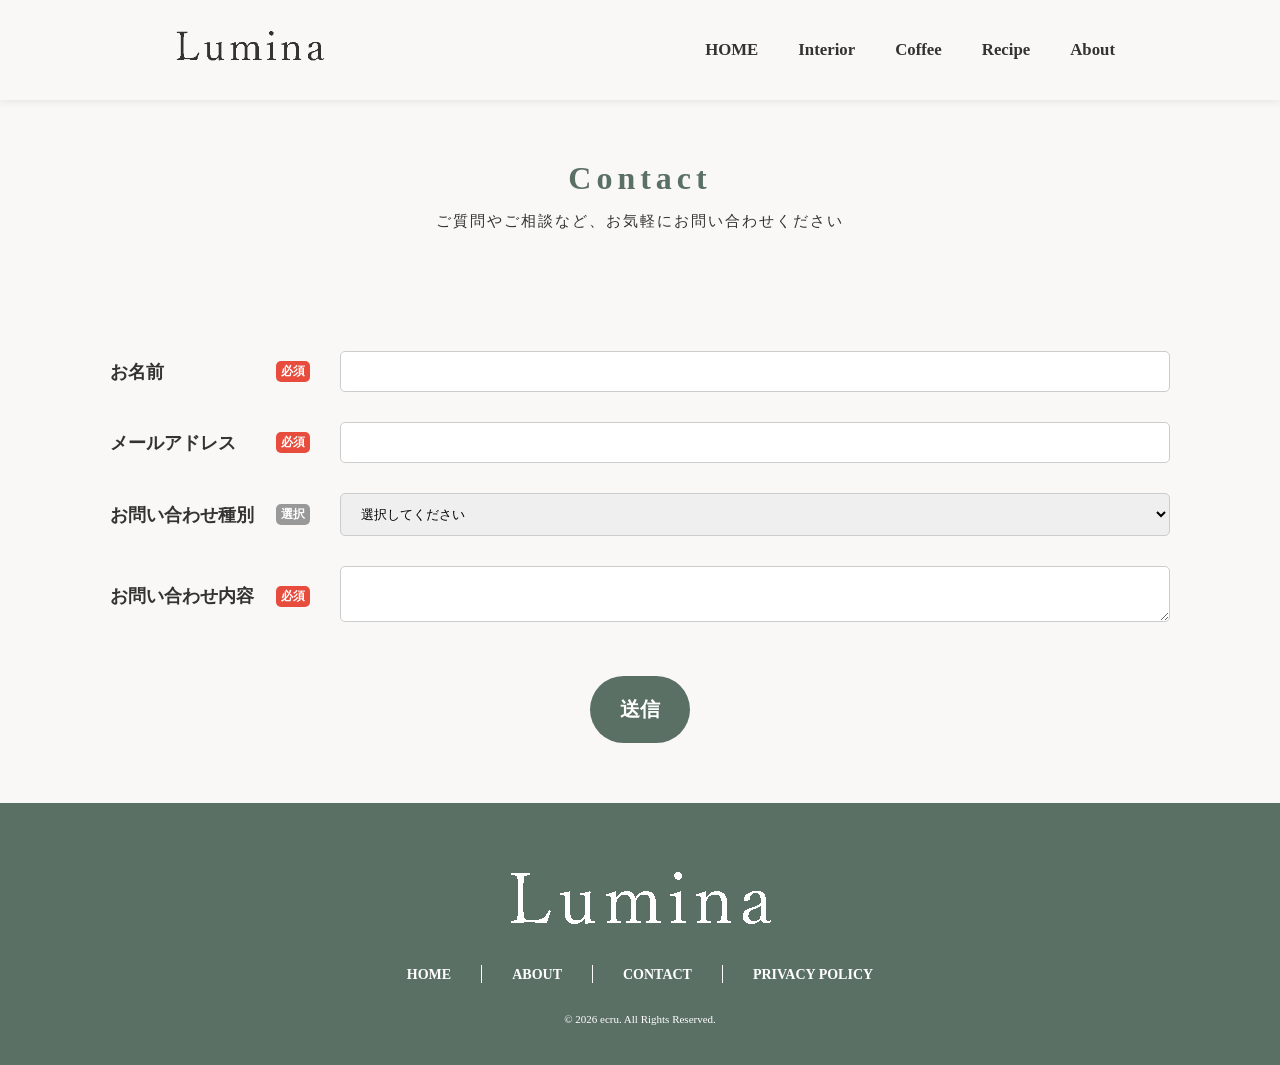
<file: contact.html>
<!DOCTYPE html>
<html lang="ja">
<head>
    <meta charset="UTF-8">
    <meta name="viewport" content="width=device-width, initial-scale=1.0">
    <title>Lumina</title>
    <link rel="stylesheet" href="css/style.css">
</head>
<body>

    <!-- =========================================
        ヘッダー
    ========================================== -->
    <header class="header">
        <div class="header__inner">
            <div class="header__logo">
                <a href="index.html">
                    <img src="img/logo.png" alt="Luminaロゴ">
                </a>
            </div>
            <nav class="header__nav">
                <ul class="header__list">
                    <li class="header__item">
                        <a href="index.html">
                            HOME
                        </a>
                    </li>
                    <li class="header__item">
                        <a href="archive.html?category=interior">
                            Interior
                        </a>
                    </li>
                    <li class="header__item">
                        <a href="archive.html?category=coffee">
                            Coffee
                        </a>
                    </li>
                    <li class="header__item">
                        <a href="archive.html?category=recipe">
                            Recipe
                        </a>
                    </li>
                    <li class="header__item">
                        <a href="about.html">
                            About
                        </a>
                    </li>
                </ul>
            </nav>

            <button type="button" class="header__hamburger" aria-label="メニューを開く">
                <span></span>
                <span></span>
                <span></span>
            </button>
        </div>
    </header>

    <!-- =========================================
        ページヘッダー
    ========================================== -->
    <section class="contact-pageheader l-section">
        <div class="contact-pageheader__inner l-inner">
            <h1 class="contact-pageheader__title c-title">
                Contact
            </h1>
            <p class="contact-pageheader__sub">
                ご質問やご相談など、お気軽にお問い合わせください
            </p>
        </div>
    </section>

    <!-- =========================================
        お問い合わせフォーム
    ========================================== -->
    <section class="contact-form l-section">
        <div class="contact-form__inner l-inner">
            <form action="#" method="post" class="contact-form__box">
                <dl class="contact-form__list">

                    <!-- 名前 -->
                    <div class="contact-form__item">
                        <dt class="contact-form__label">
                            <label for="name">
                                お名前
                            </label>
                            <span class="contact-form__tag">
                                必須
                            </span>
                        </dt>
                        <dd class="contact-form__input">
                            <input type="text" id="name" name="name" required>
                        </dd>
                    </div>

                    <!-- メールアドレス -->
                    <div class="contact-form__item">
                        <dt class="contact-form__label">
                            <label for="mail">
                                メールアドレス
                            </label>
                            <span class="contact-form__tag">
                                必須
                            </span>
                        </dt>
                        <dd class="contact-form__input">
                            <input type="email" id="mail" name="mail" required>
                        </dd>
                    </div>

                    <!-- 種別 -->
                    <div class="contact-form__item">
                        <dt class="contact-form__label">
                            <label for="category">
                                お問い合わせ種別
                            </label>
                            <span class="contact-form__tag contact-form__tag_optional">
                                選択
                            </span>
                        </dt>
                        <dd class="contact-form__input">
                            <select name="category" id="category" class="contact-form__select">
                                <option value="" hidden>
                                    選択してください
                                </option>
                                <option value="item1">
                                    ご意見・ご感想
                                </option>
                                <option value="item2">
                                    取材・お仕事のご依頼
                                </option>
                                <option value="item3">
                                    その他
                                </option>
                            </select>
                        </dd>
                    </div>

                    <!-- お問い合わせ内容 -->
                    <div class="contact-form__item">
                        <dt class="contact-form__label">
                            <label for="message">
                                お問い合わせ内容
                            </label>
                            <span class="contact-form__tag">
                                必須
                            </span>
                        </dt>
                        <dd class="contact-form__input">
                            <textarea name="message" id="message" class="contact-form__textarea">
                            </textarea>
                        </dd>
                    </div>

                    <!-- 送信ボタン -->
                    <div class="contact-form__btnbox">
                        <button type="submit" class="contact-form__btn">
                            送信
                        </button>
                    </div>

               </dl>
            </form>
        </div>
    </section>

    <!-- =========================================
        フッター
    ========================================== -->
    <footer class="footer">
        <div class="footer-inner">
            <div class="footer-imgbox">
                <img src="img/logo2.png" alt="Luminaロゴ">
            </div>

            <nav class="footer-nav">
                <ul class="footer-list">
                    <li class="footer-item">
                        <a href="#">HOME</a>
                    </li>
                    <li class="footer-item">
                        <a href="about.html">
                            ABOUT
                        </a>
                    </li>
                    <li class="footer-item">
                        <a href="contact.html">
                            CONTACT
                        </a>
                    </li>
                    <li class="footer-item">
                        <a href="privacy.html">
                            PRIVACY POLICY
                        </a>
                    </li>
                </ul>
            </nav>

            <p class="footer-copyrights">
                &copy; 2026 ecru. All Rights Reserved.
            </p>

        </div>
    </footer>

    <script src="js/main.js"></script>

</body>
</html>
</file>
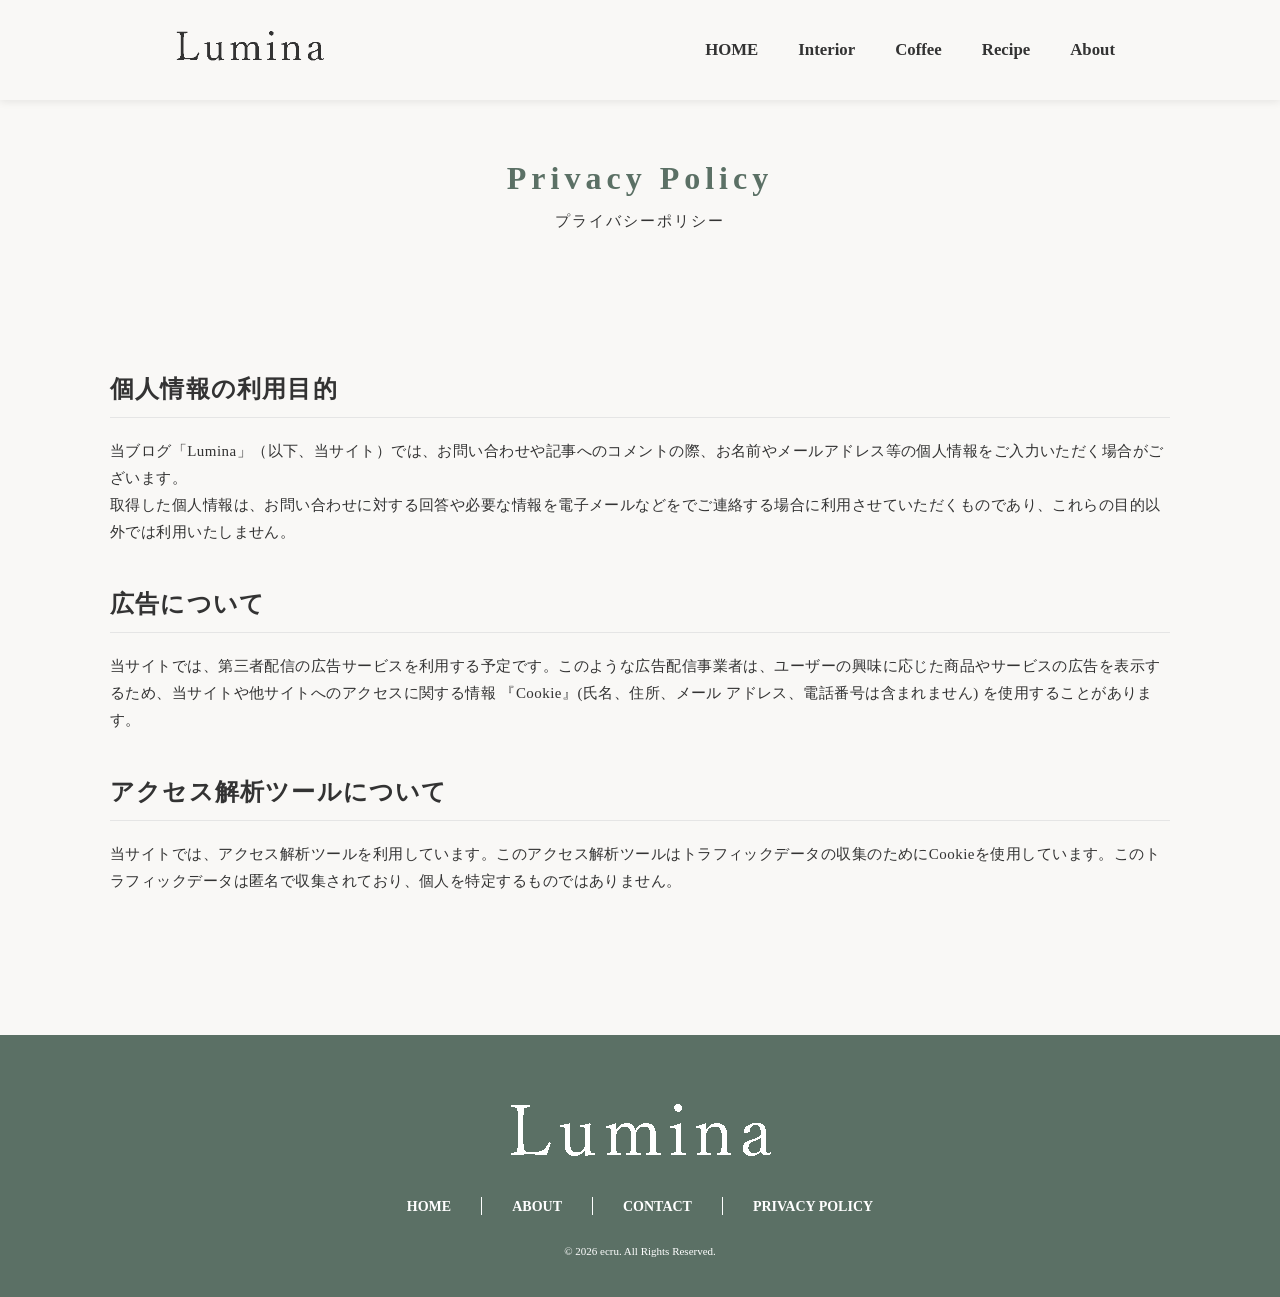
<file: privacy.html>
<!DOCTYPE html>
<html lang="ja">
<head>
    <meta charset="UTF-8">
    <meta name="viewport" content="width=device-width, initial-scale=1.0">
    <title>Lumina</title>
    <link rel="stylesheet" href="css/style.css">
</head>
<body>

    <!-- =========================================
        ヘッダー
    ========================================== -->
    <header class="header">
        <div class="header__inner">
            <div class="header__logo">
                <a href="index.html">
                    <img src="img/logo.png" alt="Luminaロゴ">
                </a>
            </div>
            <nav class="header__nav">
                <ul class="header__list">
                    <li class="header__item">
                        <a href="index.html">
                            HOME
                        </a>
                    </li>
                    <li class="header__item">
                        <a href="archive.html?category=interior">
                            Interior
                        </a>
                    </li>
                    <li class="header__item">
                        <a href="archive.html?category=coffee">
                            Coffee
                        </a>
                    </li>
                    <li class="header__item">
                        <a href="archive.html?category=recipe">
                            Recipe
                        </a>
                    </li>
                    <li class="header__item">
                        <a href="about.html">
                            About
                        </a>
                    </li>
                </ul>
            </nav>

            <button type="button" class="header__hamburger" aria-label="メニューを開く">
                <span></span>
                <span></span>
                <span></span>
            </button>
        </div>
    </header>

    <!-- =========================================
        ページヘッダー
    ========================================== -->
    <section class="privacy-pageheader l-section">
        <div class="privacy-pageheader__inner l-inner">
            <h1 class="privacy-pageheader__title c-title">
                Privacy Policy
            </h1>
            <p class="privacy-pageheader__sub">
                プライバシーポリシー
            </p>
        </div>
    </section>

    <!-- =========================================
        プライバシーポリシー本文
    ========================================== -->
    <main class="privacy-main l-section">
        <div class="privacy-main__inner l-inner">
            <section class="privacy-main__section">
                <h2 class="privacy-main__heading c-subtitle">
                    個人情報の利用目的
                </h2>
                <p class="privacy-main__text c-text">
                    当ブログ「Lumina」（以下、当サイト）では、お問い合わせや記事へのコメントの際、お名前やメールアドレス等の個人情報をご入力いただく場合がございます。<br>
                    取得した個人情報は、お問い合わせに対する回答や必要な情報を電子メールなどをでご連絡する場合に利用させていただくものであり、これらの目的以外では利用いたしません。
                </p>
            </section>

            <section class="privacy-main__section">
                <h2 class="privacy-main__heading c-subtitle">
                    広告について
                </h2>
                <p class="privacy-main__text c-text">
                    当サイトでは、第三者配信の広告サービスを利用する予定です。このような広告配信事業者は、ユーザーの興味に応じた商品やサービスの広告を表示するため、当サイトや他サイトへのアクセスに関する情報 『Cookie』(氏名、住所、メール アドレス、電話番号は含まれません) を使用することがあります。
                </p>
            </section>

            <section class="privacy-main__section">
                <h2 class="privacy-main__heading c-subtitle">
                    アクセス解析ツールについて
                </h2>
                <p class="privacy-main__text c-text">
                    当サイトでは、アクセス解析ツールを利用しています。このアクセス解析ツールはトラフィックデータの収集のためにCookieを使用しています。このトラフィックデータは匿名で収集されており、個人を特定するものではありません。
                </p>
            </section>
        </div>
    </main>

    <!-- =========================================
        フッター
    ========================================== -->
    <footer class="footer">
        <div class="footer-inner">
            <div class="footer-imgbox">
                <img src="img/logo2.png" alt="Luminaロゴ">
            </div>

            <nav class="footer-nav">
                <ul class="footer-list">
                    <li class="footer-item">
                        <a href="#">HOME</a>
                    </li>
                    <li class="footer-item">
                        <a href="about.html">
                            ABOUT
                        </a>
                    </li>
                    <li class="footer-item">
                        <a href="contact.html">
                            CONTACT
                        </a>
                    </li>
                    <li class="footer-item">
                        <a href="privacy.html">
                            PRIVACY POLICY
                        </a>
                    </li>
                </ul>
            </nav>

            <p class="footer-copyrights">
                &copy; 2026 ecru. All Rights Reserved.
            </p>

        </div>
    </footer>

    <script src="js/main.js"></script>

</body>
</html>
</file>
<file: css/style.css>
*{
    margin : 0;
    padding : 0;
    box-sizing : border-box;
}

html{
    scroll-behavior : smooth;
}

:target{
    scroll-margin-top : 100px;
}

body{
    color : #333333;
    font-family: "Times New Roman", "Yu Mincho", "遊明朝", "Hiragino Mincho ProN", serif;
}

ul{
    list-style : none;
}

a{
    text-decoration : none;
    color : inherit;
}

/* ==========================================
    共通パーツ : ヘッダー
========================================== */
.header{
    width : 100%;
    background-color : #f9f8f6;
    position : sticky;
    top : 0;
    left : 0;
    box-shadow : 0 2px 8px rgba(0,0,0,0.08);
    z-index : 100;
}

.header__inner{
    max-width : 1000px;
    height : 100px;
    display : flex;
    justify-content : space-between;
    align-items : center;
    gap : 30px;
    margin : 0 auto;
    padding : 0 20px;
}

.header__logo{
    padding-left : 15px;
}

.header__logo img{
    width : 150px;
    height : auto;
}

.header__list{
    display : flex;
    align-items : center;
    gap : 30px;
}

.header__item{
    display : block;
    font-size : 1.05rem;
    font-weight : bold;
    padding : 5px;
    border-radius : 5px;
    transition : all 0.3s ease;
}

.header__item:hover{
    background-color : #0a0a0a;
    color : #ffffff;
}

.header__hamburger{
    display : none;
}

@media(max-width : 768px){
    .header__hamburger{
        display : flex;
        flex-direction : column;
        justify-content : space-between;
        width : 30px;
        height : 22px;
        z-index : 101;
        border : none;
        cursor : pointer;
        background-color : transparent;
    }

    .header__hamburger span{
        width : 100%;
        height : 2px;
        background-color : #333333;
        border-radius : 2px;
        display : block;
        transition : all 0.3s ease;
    }

    .header__nav{
        position : fixed;
        top : 0;
        right : -100%;
        width : 100%;
        background-color : #f9f8f6;
        transition : all 0.3s ease;
    }

    .header__list{
        flex-direction : column;
    }

    .header__item{
        width : 100%;
        text-align : center;
    }

    .header__item a{
        display : block;
        padding : 10px;
    }

    .header__nav.is-open{
        right : 0;
    }

    .header__hamburger.is-open span:nth-child(1){
        transform : translateY(10px) rotate(45deg);
    }

    .header__hamburger.is-open span:nth-child(2){
        opacity : 0;
    }

    .header__hamburger.is-open span:nth-child(3){
        transform : translateY(-10px) rotate(-45deg);
    }
}

/* ==========================================
   共通パーツ：サイドバー
========================================== */
.sidebar {
    width: 300px;
    flex-shrink: 0;
}

.sidebar-widget {
    background-color: #FFFFFF;
    border-radius: 12px;
    padding: 30px 24px;
    margin-bottom: 30px;
}

.sidebar-widget__title {
    font-size: 16px;
    color: #5B7065;
    text-align: center;
    margin: 0 0 20px 0;
    letter-spacing: 0.1em;
}

/* ABOUT ME */
.sidebar-widget__profile {
    text-align: center;
}

.sidebar-widget__avatar {
    width: 90px;
    height: 90px;
    border-radius: 50%;
    object-fit: cover;
    margin-bottom: 12px;
}

.sidebar-widget__name {
    font-size: 14px;
    font-weight: bold;
    margin: 0 0 10px 0;
}

.sidebar-widget__text {
    font-size: 12px;
    color: #777777;
    text-align: left;
    line-height: 1.6;
    margin: 0;
}

/* CATEGORIES */
.sidebar-widget__list {
    list-style: none;
    padding: 0;
    margin: 0;
}

.sidebar-widget__item {
    border-bottom: 1px dotted #E5E0D8;
}

.sidebar-widget__item:last-child {
    border-bottom: none;
}

.sidebar-widget__link {
    display: block;
    padding: 10px 0;
    color: #333333;
    text-decoration: none;
    font-size: 13px;
    letter-spacing: 0.05em;
    transition: opacity 0.3s;
}

.sidebar-widget__link:hover {
    opacity: 0.7;
}

.sidebar-widget__count {
    font-size: 12px;
    color: #999999;
    margin-left: 4px;
}

/* ==========================================
   共通パーツ：フッター (footer)
========================================== */
.footer{
    width : 100%;
    background-color : #5b7065;
    padding : 40px 0;
}

.footer-inner{
    max-width : 1000px;
    margin : 0 auto;
    text-align : center;
}

.footer-imgbox{
    padding : 20px;
}

.footer-list{
    display : flex;
    justify-content : center;
    align-items : center;
    gap : 30px;
    padding : 0;
    margin : 0 0 30px 0;
}

.footer-item {
    border-right: 1px solid #ffffff;
    padding-right: 30px;
}

.footer-item:last-child {
    border-right: none;
    padding-right: 0;
}

.footer-item a{
    color : #ffffff;
    font-size : 14px;
    font-weight : bold;
    text-decoration : none;
}

.footer-item a:hover{
    opacity : 0.7;
}

.footer-copyrights {
    color: #FFFFFF; /* 文字色を白にする */
    font-size: 11px;
    text-align: center;
    margin-top: 20px;
}

@media (max-width: 768px) {
    .footer {
        padding: 30px 16px 20px; /* スマホ用に上下左右の余白を少し縮める */
    }

    .footer-list {
        flex-wrap: wrap;       /* 画面幅におさまらない時に自動で折り返す */
        gap: 12px 16px;        /* 上下の間隔 12px / 左右の間隔 16px */
        justify-content: center;
    }

  /* 縦に折り返した時に枠線が崩れるのを防ぐ設定 */
    .footer-item {
        border-right: none;    /* スマホでは右の縦線を消す */
        padding-right: 0;
    }
}

/* ==========================================
   共通パーツ：外箱
========================================== */
.l-section{
    width : 100%;
    background-color : #f9f8f6;
}

/* ==========================================
   共通パーツ：内箱
========================================== */
.l-inner{
    max-width : 1100px;
    margin-right : auto;
    margin-left : auto;

    padding-right : 20px;
    padding-left : 20px;
}

/* ==========================================
   共通パーツ：タイトル
========================================== */
.c-title{
    font-size : 32px;
    color : #5b7065;
    letter-spacing : 5px;
    margin-bottom : 15px;
}

/* ==========================================
   共通パーツ：セクションタイトル
========================================== */
.c-sectiontitle{
    font-size : 30px;
    font-weight : bold;
    color : #5b7065;
}

/* ==========================================
   共通パーツ：サブタイトル
========================================== */
.c-subtitle{
    font-size: 1.5rem;
    font-weight: bold;
    letter-spacing: 0.05em;
    line-height: 1.5;
    color: #333333;
    margin-bottom: 20px;
}

/* ==========================================
   共通パーツ：テキスト
========================================== */
.c-text{
    color : #333333;
    line-height : 1.8;
    font-size : 15px;
}

/* ==========================================
   共通パーツ： カード
========================================== */
.c-card{
    background-color : #ffffff;
    box-shadow : 5px 10px 20px rgba(0,0,0,0.06);
    transition : all 0.5s ease;
}

.c-card:hover{
    transform : translateY(-10px);
}

.c-card a{
    display : block;
    width : 100%;
    height : 100%;
    padding : 20px;
}

.c-cardimg{
    width : 100%;
    border-radius : 16px;
    overflow : hidden;
    margin-bottom : 10px;
}

.c-cardimg img{
    width : 100%;
    height : 100%;
    object-fit : cover;
}

/* ==========================================
   共通パーツ：ホバー時に透明
========================================== */
.u-fade{
    transition : opacity 0.3s ease;
}

.u-fade:hover{
    opacity : 0.7;
}

/* ==========================================
   下層共通パーツ：メインビジュアル (page-mv)
========================================== */
.page-mv{
    width : 100%;
    height : 300px;
    background-size : cover;
    background-position : center;
    background-repeat : no-repeat;

    /* 縦横の中央にタイトル文字を配置する設定 */
    display: flex;
    justify-content: center;
    align-items: center;
}

.page-mv__inner{
    text-align : center;
}

.page-mv__title{
    font-size : 36px;
    font-weight : normal;
    color : #f9f8f6;
    letter-spacing: 0.1em; /* 文字と文字の間隔を少し広げるとおしゃれになります */
}

/* ==========================================
    <TOP>メインビジュアル (mv)
========================================== */
/* メインビジュアルエリア全体 */
.top-mv {
    padding: 40px 20px;
    background-color: #a36b4f; /* デザインカンプに合わせた温かみのあるブラウン背景 */
}

.top-mv__inner {
    margin-top : 0;
    margin-bottom : 0;
    position: relative;
}

/* スライダー枠（重なりを制御するために追記） */
.top-mv__slider {
    width: 100%;
    position: relative; /* 子要素（スライド）の絶対配置の基準にする */
    height: auto; /* ★ GIMPデザインカンプに合わせ、必要であれば高さを明示的に指定してもOK。例: height: 500px; */
    min-height: 400px; /* 画像の高さを最低限確保 */
}

/* スライド単体（初期状態は透明にして重ねる） */
.top-mv__slide {
    display: flex; /* パッと消さないために常にflexにする */
    flex-direction: column;
    align-items: center;
    width: 100%;
  
    /* フェードの仕込み */
    position: absolute; /* すべてのスライドを同じ位置に重ねる */
    top: 0;
    left: 0;
    opacity: 0; /* 初期状態は透明（フェードアウト状態） */
    visibility: hidden; /* 透明でもクリックされないように隠す */
  
    /* ふんわり切り替わるアニメーション設定 */
    transition: opacity 1.0s ease-in-out, visibility 1.0s ease-in-out; /* 1秒かけて変化 */
    z-index: 1; /* 重なり順の初期値 */
}

/* is-active クラスがついたスライド（ふわっと出す） */
.top-mv__slide.is-active {
    opacity: 1; /* アクティブ時は不透明（フェードイン状態） */
    visibility: visible; /* アクティブ時は表示 */
    z-index: 2; /* アクティブなスライドを一番上にする */
    position: relative; /* 1枚目の高さを親要素に伝えるために、アクティブ時のみ relative にする（※スライドの構成によるが、今回はこれで親の高さを保つ） */
}

/* メイン画像（角丸の設定） */
.top-mv__media {
    width: 100%;
    max-width: 900px;
    height: 400px;
    border-radius: 20px; /* 画像の角丸 */
    overflow: hidden;
}

.top-mv__media img {
    width: 100%;
    height: 100%;
    object-fit: cover;
}

/* テキストコンテンツエリア */
.top-mv__content {
    text-align: center;
    margin-top: 24px;
    color: #ffffff;
}

/* カテゴリタグ */
.top-mv__category {
    display: inline-block;
    background-color: #5b7065; /* セージグリーン */
    color: #ffffff;
    font-size: 12px;
    padding: 4px 16px;
    border-radius: 4px;
    letter-spacing: 2px;
    margin-bottom: 12px;
}

/* 記事タイトル */
.top-mv__title {
    font-size: 22px;
    font-weight: normal;
    margin: 0 0 8px 0;
    letter-spacing: 1px;
}

/* 日付 */
.top-mv__date {
    font-size: 13px;
    opacity: 0.8;
    letter-spacing: 1px;
}

/* 左右矢印ボタン */
.top-mv__btn {
    position: absolute;
    top: 40%;
    transform: translateY(-50%);
    background: none;
    border: none;
    color: #ffffff;
    font-size: 32px;
    cursor: pointer;
    opacity: 0.8;
    transition: opacity 0.3s;
    z-index : 10;
}

.top-mv__btn:hover {
    opacity: 1;
}

.top-mv__btn--prev {
    left: 10px;
}

.top-mv__btn--next {
    right: 10px;
}

/* ドットインジケーター */
.top-mv__dots {
    display: flex;
    justify-content: center;
    gap: 12px;
    margin-top: 20px;
}

.top-mv__dot {
    width: 10px;
    height: 10px;
    border: 1px solid #ffffff;
    border-radius: 50%;
    display: inline-block;
}

.top-mv__dot.is-active {
    background-color: #ffffff;
}

/* ==========================================
    <TOP>メインコンテンツ (content)
========================================== */
.top-content {
    max-width: 1100px;
    margin: 0 auto;
    padding: 60px 20px;
    display: flex;
    gap: 50px;
}

.top-content__main {
    flex: 1;
}

/* 記事カード（トップページ固有） */
.top-content__card {
    display: flex;
    gap: 24px;
    padding-bottom: 30px;
    margin-bottom: 30px;
    border-bottom: 1px solid #E5E0D8; /* カード間の区切り線 */
}

.top-content__card:last-child {
    border-bottom: none;
}

/* サムネイル画像 */
.top-content__image-wrapper {
    width: 240px;
    flex-shrink: 0;
}

.top-content__image {
    width: 100%;
    height: auto;
    border-radius: 12px; /* 10-12pxの角丸 */
    object-fit: cover;
}

/* 本文エリア */
.top-content__body {
    flex: 1;
}

/* カテゴリタグ */
.top-content__category {
    display: inline-block;
    background-color: #5B7065; /* アクセントカラー */
    color: #FFFFFF;
    font-size: 11px;
    padding: 4px 10px;
    border-radius: 4px;
    letter-spacing: 0.05em;
    margin-bottom: 12px;
}

/* タイトル */
.top-content__title {
    font-size: 16px;
    font-weight: bold;
    margin: 0 0 10px 0;
    line-height: 1.5;
}

/* 抜粋テキスト */
.top-content__excerpt {
    font-size: 13px;
    color: #777777;
    margin: 0 0 12px 0;
    line-height: 1.6;
}

/* 日付 */
.top-content__date {
    font-size: 12px;
    color: #999999;
    display: block;
}

@media (max-width: 768px) {
  
    /* 2カラムを1カラム（縦並び）に変更 */
    .top-content__container {
        flex-direction: column; /* 縦並びにする */
        gap: 40px;
        padding: 0 16px;
        margin: 30px auto;
    }

    /* サイドバーの幅を100%にして下に伸ばす */
    .sidebar {
        width: 100%;
    }

    /* 記事カードもスマホ用に縦並びに（画像の上、テキストの下） */
    .top-content__card {
        flex-direction: column;
        gap: 16px;
    }

    .top-content__image-wrapper {
        width: 100%;
    }
}

/* ==========================================
    <ABOUT>メインビジュアル (mv)
========================================== */
.about-mv{
    background-image :
        linear-gradient(rgba(0,0,0,0.5),rgba(0,0,0,0.5)),url("../img/about-mv.jpg");
}

/* ==========================================
    <ABOUT>コンセプト (concept)
========================================== */
.about-concept{
    padding: 80px 20px; /* セクション全体の上下左右に余白を設定 */
}

.about-concept__inner{
    margin-top : 0;
    margin-bottom : 0;
}

.about-concept__title{
    text-align : center;
    margin-bottom : 50px;
}

.about-concept__content{
    display : flex;
    justify-content : center;
    align-items : center;
    gap : 40px;
}

.about-concept__imgbox{
    flex : 1;
}

.about-concept__imgbox img{
    width : 100%;
    height : auto;
    object-fit : cover;
    border-radius : 10px;
}

.about-concept__body{
    flex : 1;
}

.about-concept__sub{
    font-size : 20px;
    font-weight : bold;
    letter-spacing : 3px;
    color : #5b7065;
    padding-bottom : 20px;
    line-height : 1.4;
}

.about-concept__text{
    color : #5b7065;
    line-height : 1.8;
    font-size : 15px;
}

/* 2つの <p> タグの間の余白 */
.about-concept__text + .about-concept__text {
    margin-top: 16px;
}

@media screen and (max-width: 768px) {
    /* セクション全体の余白を少し小さく */
    .about-concept {
        padding: 50px 20px;
    }

    /* タイトルの下余白を調整 */
    .about-concept__title {
        font-size: 24px;
        margin-bottom: 30px;
    }

    /* 横並びから「縦並び（column）」に変更 */
    .about-concept__content {
        flex-direction: column;
        gap: 24px; /* 画像とテキストの縦の間隔 */
    }

    /* 画像のトリミング設定 */
    .about-concept__imgbox img {
        aspect-ratio: 4 / 3; /* 横4 : 縦3 の比率に固定（または 1/1 で正方形） */
        object-fit: cover;    /* 切り抜かれても画像を歪ませない設定 */
    }

    /* キャッチコピーの文字サイズをスマホ用に調整 */
    .about-concept__sub {
        font-size: 18px;
        margin-bottom: 16px;
    }

    /* 本文の文字サイズ調整 */
    .about-concept__text {
        font-size: 14px;
    }
}

/* ==========================================
    <ABOUT>プロフィール (profile)
========================================== */
.about-profile{
    padding : 80px 30px;
}

.about-profile__inner{
    margin-top : 0;
    margin-bottom : 0;
    text-align : center;
}

.about-profile__title{
    margin-bottom : 50px;
}

.about-profile__icon{
    width : 150px;
    height : 150px;
    border-radius : 50%;
    overflow : hidden;
    margin : 0 auto 20px;
}

.about-profile__icon img{
    width : 100%;
    height : 100%;
    object-fit : cover;
}

.about-profile__name{
    font-size : 1.25rem;
    color : #5b7065;
    line-height : 1.7;
    padding : 10px 0 20px;
}

.about-profile__text{
    color : #5b7065;
    font-size : 1rem;
    letter-spacing : 1px;
    line-height : 1.8;
}

.about-profile__logobox{
    display : flex;
    justify-content : center;
    align-items : center;
    gap : 40px;
    padding-top : 30px;
}

.about-profile__logobox a{
    display : inline-block;
    width : 36px;
    height : 36px;
}

.about-profile__logobox img{
    width : 100%;
    height : 100%;
    object-fit : contain;
}

@media screen and (max-width: 768px) {
    .about-profile {
        padding: 50px 20px;
    }
    .about-profile__title {
        font-size: 24px;
        margin-bottom: 30px;
    }
    .about-profile__icon {
        width: 120px;
        height: 120px;
    }
    .about-profile__text {
        font-size: 0.95rem;
        text-align: left; /* スマホでは文章を左揃えにすると自然で読みやすくなります */
    }
}

/* ==========================================
    <ARTICLE>記事ヘッダー (header)
========================================== */
.article-header{
    padding : 20px 50px;
}

.article-header__inner{
    margin-top : 0;
    margin-bottom : 0;
}

.article-header__titlebox{
    padding : 10px 0;
}

.article-header__tag{
    display : inline-block;
    font-size : 16px;
    letter-spacing : 2px;
    background-color : #5b7065;
    color : #ffffff;
    padding : 6px 18px;
    margin-bottom : 15px;
    border-radius : 5px;

    /* 英字をおしゃれなセリフ体に */
    font-family: serif;
}

.article-header__title{
    letter-spacing : 3px;
    line-height : 1.6;
    margin-bottom : 10px;
}

.article-header__date{
    display : block;
    font-size : 14px;
    letter-spacing : 2px;
    color : #666666;
    text-align : right;
    margin-bottom : 15px;
    font-family : serif;
}

.article-header__imgbox{
    width : 100%;
    overflow : hidden;
}

.article-header__imgbox img{
    width : 100%;
    height : auto;
    border-radius : 12px;
    display : block;
}

/* ==========================================
    <ARTICLE>記事本文 (maintext)
========================================== */
.article-maintext{
    padding : 20px 50px 80px;
}

.article-maintext__inner{
    margin-top : 0;
    margin-bottom : 0;
}

.article-maintext__lead{
    font-size : 1.1rem;
    line-height : 1.8;
    color : #333333;
    margin-bottom : 40px;
}

.article-maintext__contents{
    background-color : #e8e8e8;
    border-radius : 8px;
    padding : 24px 30px;

    /* スマホ視点も考慮して少し広めに */
    width : 80%;
    max-width : 700px;

    /* 下に余白を取る */
    margin : 0 auto 50px;
}

.article-maintext__title{
    font-size : 1.1rem;
    font-weight : bold;
    text-align : center;
    color : #333333;
    margin-bottom : 15px;
}

.article-maintext__item{
    letter-spacing : 2px;
    line-height : 2;
    margin-bottom : 8px;
}

.article-maintext__section{
    margin-top : 50px;
}

.article-maintext__imgbox{
    width : 100%;
    margin : 25px 0;
}

.article-maintext__imgbox img{
    width : 100%;
    height : auto;
    border-radius : 16px;
    display : block;
}

.article-maintext__sentence{
    font-size : 1rem;
    line-height : 1.9;
    color : #333333;
    margin-bottom : 20px;
}

.article-maintext__quote{
    background-color : #f0eee9;
    border-radius : 8px;
    padding : 25px 30px;
    margin : 30px 0;
}

.article-maintext__quotetext{
    font-size : 0.95rem;
    line-height : 1.9;
    letter-spacing : 1px;
    color : #4a4a4a;
    margin-bottom : 15px;
}

.article-maintext__source{
    display : block;
    text-align : right;
    font-size : 0.85rem;
    color : #666666;

    /* citeのデフォルト斜体を解除 */
    font-style : normal;
}

@media screen and (max-width: 768px) {
    /* 全体のパディングを調整（左右の余白を狭くする） */
    .article-maintext {
        padding: 20px 20px 50px;
    }

    /* リード文の文字サイズ調整 */
    .article-maintext__lead {
        font-size: 1rem;
        margin-bottom: 30px;
    }

    /* 目次幅をスマホいっぱいに広げる */
    .article-maintext__contents {
        width: 100%;
        padding: 20px 15px;
        margin-bottom: 40px;
    }

    .article-maintext__item {
        font-size: 0.95rem; /* リスト文字をややコンパクトに */
        letter-spacing: 1px; /* 文字間隔をスマホ用に微調整 */
    }

    /* H2見出しのサイズと余白調整 */
    .article-maintext__sub {
        font-size: 1.25rem;
        margin-bottom: 15px;
    }

    .article-maintext__section {
        margin-top: 35px;
    }

    .article-maintext__quote{
        padding : 20px;
    }

    .article-maintext__quotetext{
        font-size : 0.9rem;
    }
}

/* ==========================================
    <ARTICLE>SNSシェアエリア (share)
========================================== */
.article-share__inner{
    margin-top : 0;
    margin-bottom : 0;
    padding-top : 50px;
    padding-bottom : 50px;
}

.article-share__title{
    text-align : center;
    padding-bottom : 30px;
    letter-spacing : 2px;
}

.article-share__btnbox{
    display : flex;
    justify-content : center;
    align-items : center;
    gap : 20px;
    flex-wrap : wrap;
    padding : 0;
}

.article-share__btn{
    display : flex;
    align-items : center;
    justify-content : center;
    width : 175px;
    gap : 10px;
    background-color : #e2dfd8;
    padding : 10px;
    border-radius : 10px;
    transition : all 0.3s ease;

    /* <button>のデフォ設定を修正 */
    border : none;
    color : #4a4a4a;
    font-family : inherit;
    text-decoration : none;
    cursor : pointer;
}

.article-share__btn:hover{
    transform : translateY(-5px);
    background-color : #5b7065;
    color : #ffffff;
}

.article-share__logo{
    width : 24px;
    height : 24px;
    object-fit : contain;
}

.article-share__text{
    display : inline-block;
    font-size : 16px;
}

@media screen and (max-width: 768px) {
    .article-share__btnbox {
        display: grid;
        grid-template-columns: repeat(2, 1fr); /* 2列均等割り */
        gap: 12px;
    }

    .article-share__btn {
        width: 100%;           /* 画面幅に合わせて伸縮 */
    }
}

/* ==========================================
    <ARTICLE>著者プロフィール (profile)
========================================== */
.article-profile__inner{
    margin-top : 0;
    margin-bottom : 0;
    padding-top : 60px;
    padding-bottom : 60px;
}

.article-profile__title{
    text-align : center;
    padding-bottom : 30px;
    letter-spacing : 2px;
}

.article-profile__card{
    background-color : #ffffff;
    border : 2px solid #dcd9d2;
    border-radius : 16px;
    text-align : center;
    margin : 0 auto;
    padding : 30px 20px;
    max-width : 800px;
    width : 100%;
}

.article-profile__img{
    width : 80px;
    height : 80px;
    border-radius : 50%;
    overflow : hidden;
    margin : 0 auto 15px;
}

.article-profile__img img{
    width : 100%;
    height : 100%;
    object-fit : cover;
    display : block;
}

.article-profile__job{
    font-size : 14px;
    color : #7a7a7a;
    letter-spacing : 2px;
    margin-bottom : 20px;
}

.article-profile__text{
    font-size : 15px;
    color : #4a4a4a;
    letter-spacing : 1px;
    line-height : 1.8;
    max-width : 650px;
    margin : 0 auto;
    text-align : left;
}

@media screen and (max-width : 768px){
    .article-profile__inner{
        padding : 40px 15px;
    }

    .article-profile__card{
        padding : 25px 15px;
    }

    .article-profile__text{
        font-size : 14px;
    }
}

/* ==========================================
    <ARTICLE>関連記事 (recommend)
========================================== */
.article-recommend__inner{
    margin-top : 0;
    margin-bottom : 0;
    padding-top : 60px;
    padding-bottom : 60px;
}

.article-recommend__title{
    text-align : center;
    padding-bottom : 30px;
    letter-spacing : 2px;
}

.article-recommend__box{
    display : flex;
    justify-content : center;

    /* カードの高さをそろえる */
    align-items : stretch;

    gap : 30px;
}

.article-recommend__card{
    border-radius : 16px;
    width : 33.333%;
}

.article-recommend__img{
    height : 180px;
}

.article-recommend__contents{
    margin-top : 15px;
}

.article-recommend__tag{
    display : inline-block;
    font-size : 10px;
    letter-spacing : 2px;
    color : #ffffff;
    background-color : #5b7065;
    padding : 4px 8px;
    margin-bottom : 10px;
    border-radius : 5px;
}

.article-recommend__sub{
    font-size : 15px;
    letter-spacing : 1px;
    line-height : 1.6;
    margin-bottom : 15px;
    color : #4a4a4a;
}

.article-recommend__time{
    display : block;
    text-align : right;
    font-size : 10px;
    letter-spacing : 1px;
    color : #8a8a8a;
}

@media screen and (max-width : 768px){
    .article-recommend__box{
        flex-direction : column;
        gap : 20px;
    }

    .article-recommend__card{
        width : 100%;
    }
}

/* ==========================================
    <ARCHIVE>ページタイトル (title)
========================================== */
.archive-title__inner{
    margin-top : 0;
    margin-bottom : 0;
    padding-top : 60px;
    padding-bottom : 60px;
    text-align : center;
}

.archive-title__sub{
    font-size : 15px;
    letter-spacing : 2px;
    color : #666666;
}

/* ==========================================
    <ARCHIVE>カテゴリフィルター (category)
========================================== */
.archive-category__inner{
    margin-top : 0;
    margin-bottom : 0;
    padding-top : 60px;
    padding-bottom : 40px;
    text-align : center;
}

.archive-category__list{
    display : flex;
    justify-content : center;
    align-items : center;
}

.archive-category__item{
    font-size : 20px;
    letter-spacing : 3px;
    line-height : 1.2;

    /* 縦線と文字の長さを揃える */
    display : flex;
    align-items : center;
}

.archive-category__item a{
    color : #999999;
    padding : 5px 25px;
    transition : all 0.3s ease;
    display : inline-block;
    position : relative;
}

.archive-category__item a:hover {
    color: #5b7065;
}

/* ホバー時に下線を引く */
.archive-category__item a:hover::after {
    content : "";
    position : absolute;
    bottom : -6px;            /* 文字からの距離 */
    left : 25px;              /* パディングの幅に合わせる */
    right : 25px;
    height : 1.5px;           /* 下線の太さ */
    background-color : #5b7065; /* くすみグリーンの下線 */
}

.archive-category__item.is-active a{
    font-weight : bold;
    font-size : 25px;
    color : #5b7065;
}

.archive-category__item:not(:last-child)::after {
    content: "|";
    color: #dddddd;
    font-weight: normal;
    font-size : 18px;
}

/* ==========================================
    <ARCHIVE>記事一覧 (catalog)
========================================== */
.archive-catalog__inner{
    margin-top : 0;
    margin-bottom : 0;
    padding-top : 60px;
    padding-bottom : 60px;
}

.archive-catalog__cardbox{
    display : grid;
    grid-template-columns : repeat(2,1fr);
    gap : 40px;
}

.archive-catalog__img{
    height : 300px;
}

.archive-catalog__img img{
    border-radius : 5px;
}

.archive-catalog__tag{
    display : inline-block;
    color : #ffffff;
    background-color : #5b7065;
    padding : 5px;
    margin-bottom : 5px;
    border-radius : 3px;
}

.archive-catalog__title{
    font-size : 20px;
    color : #666666;
    letter-spacing : 2px;
    margin-bottom : 5px;
}

.archive-catalog__time{
    font-size : 15px;
    color : #666666;
    letter-spacing : 2px;
}

@media screen and (max-width : 768px){
    .archive-catalog__cardbox{
        grid-template-columns : repeat(1fr);
    }
}

/* ==========================================
    <CONTACT>ページヘッダー (pageheader)
========================================== */
.contact-pageheader__inner{
    margin-top : 0;
    margin-bottom : 0;
    padding-top : 60px;
    padding-bottom : 60px;
    text-align : center;
}

.contact-pageheader__sub{
    color : #333333;
    font-size : 15px;
    letter-spacing : 2px;
}

/* ==========================================
    <CONTACT>お問い合わせフォーム (form)
========================================== */
.contact-form__inner{
    margin-top : 0;
    margin-bottom : 0;
    padding-top : 60px;
    padding-bottom : 60px;
    text-align : left;
}

.contact-form__item{
    display : flex;
    justify-content : flex-start;
    align-items : center;
    gap : 30px;
    margin-bottom : 30px;
}

.contact-form__label{
    font-size : 18px;
    font-weight : bold;
    flex-shrink : 0;
    width : 200px;
    display: flex;
    justify-content: space-between;
    align-items: center;
}

.contact-form__tag{
    display : inline-block;
    padding : 2px 5px;
    background-color : #e74c3c;
    color : #ffffff;
    font-size : 0.75rem;
    border-radius : 5px;
}

.contact-form__tag_optional{
    background-color : #999999;
}

.contact-form__input{
    flex-grow : 1;
}

.contact-form__input input[type=text],
.contact-form__input input[type=email],
.contact-form__input select,
.contact-form__input textarea{
    width : 100%;
    padding : 12px 16px;
    border : 1px solid #cccccc;
    border-radius : 5px;
}

.contact-form__btnbox{
    margin-top : 50px;
    text-align : center;
}

.contact-form__btn{
    display : inline-block;
    padding : 20px 30px;
    border : none;
    border-radius : 50px;
    font-size : 20px;
    font-weight : bold;
    background-color : #5b7065;
    color : #ffffff;
}

@media screen and (max-width : 768px){
    .contact-form__item{
        flex-direction : column;
        align-items : flex-start;
        gap : 5px;
    }
    .contact-form__label{
        width : 100%;
        display : block;
    }

    .contact-form__input{
        width : 100%;
    }

    .contact-form__btnbox{
        text-align : center;
    }
}

/* ==========================================
    <PRIVACY>ページヘッダー (pageheader)
========================================== */
.privacy-pageheader__inner{
    margin-top : 0;
    margin-bottom : 0;
    padding-top : 60px;
    padding-bottom : 60px;
    text-align : center;
}

.privacy-pageheader__sub{
    color : #333333;
    font-size : 15px;
    letter-spacing : 2px;
}

/* ==========================================
    <PRIVACY>本文 (main)
========================================== */
.privacy-main{
    padding : 20px 20px 80px;
}

.privacy-main__inner {
    margin-top : 0;
    margin-bottom : 0;
    padding-top : 60px;
    padding-bottom : 60px;
    border-radius : 8px;
}

.privacy-main__section {
    margin-bottom : 40px;
}

.privacy-main__section:last-child {
    margin-bottom : 0;
}

.privacy-main__heading {
    border-bottom : 1px solid #e5e5e5;
    padding-bottom : 10px;
}

.privacy-main__text {
    letter-spacing : 0.03em;
}
</file>
